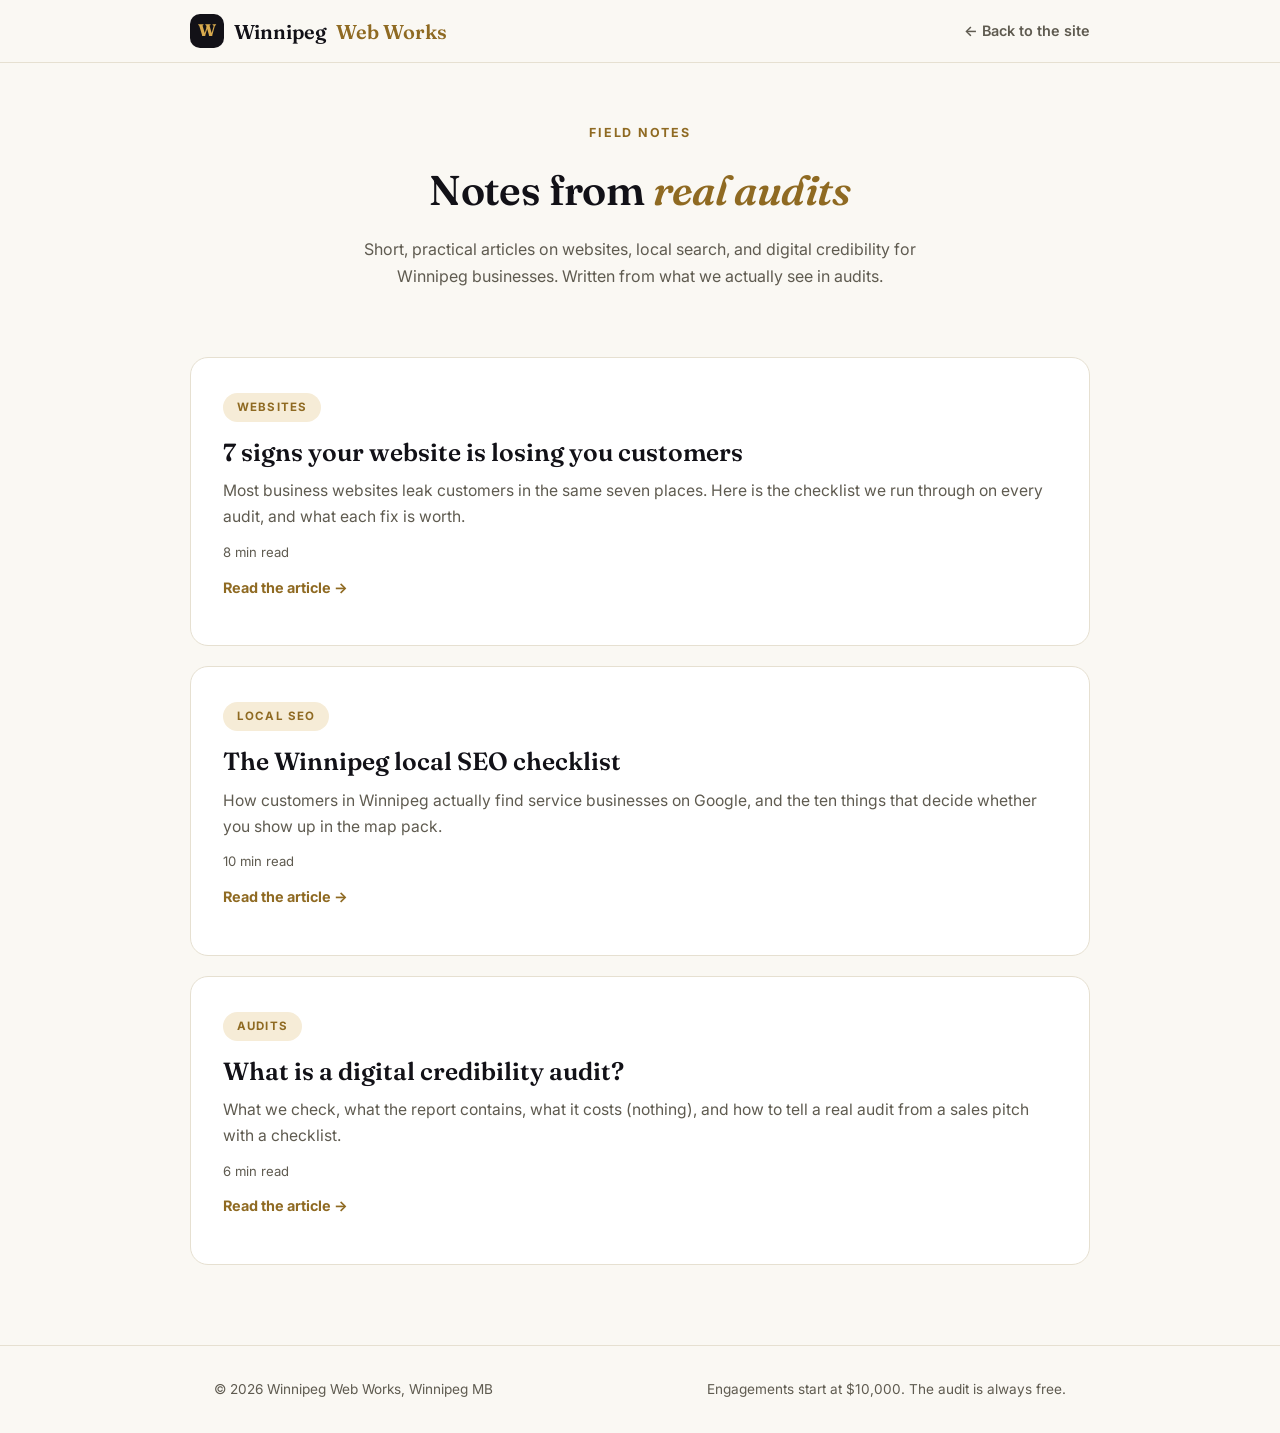
<file: blog/index.html>
<!DOCTYPE html>
<html lang="en-CA">
<head>
<meta charset="UTF-8">
<meta name="viewport" content="width=device-width, initial-scale=1.0">
<title>Field Notes | Winnipeg Web Works Blog</title>
<meta name="description" content="Practical notes on websites, local search, and digital credibility for Winnipeg businesses. No fluff, written from real audits.">
<link rel="canonical" href="https://winnipeg-web-works.onrender.com/blog/">
<meta name="robots" content="index, follow">
<meta name="theme-color" content="#121117">
<meta property="og:type" content="website">
<meta property="og:url" content="https://winnipeg-web-works.onrender.com/blog/">
<meta property="og:title" content="Field Notes | Winnipeg Web Works Blog">
<meta property="og:description" content="Practical notes on websites, local search, and digital credibility for Winnipeg businesses.">
<meta property="og:image" content="https://winnipeg-web-works.onrender.com/og-image.png">
<link rel="icon" type="image/svg+xml" href="/favicon.svg">
<link rel="preconnect" href="https://fonts.googleapis.com">
<link rel="preconnect" href="https://fonts.gstatic.com" crossorigin>
<link href="https://fonts.googleapis.com/css2?family=Fraunces:opsz,wght@9..144,400;9..144,500;9..144,600;9..144,700&family=Inter:wght@400;500;600;700;800&display=swap" rel="stylesheet">
<style>
  :root{
    --ink:#121117; --paper:#faf8f3; --paper-soft:#f2eee4; --card:#ffffff;
    --line:#e6e0d1; --text-dim:#5f5b50;
    --gold:#b8862f; --gold-deep:#8f6a22; --gold-soft:#f6ecd7; --gold-bright:#d9ab4e;
    --radius:18px; --shadow-md:0 18px 38px -16px rgba(18,17,23,.16);
    --font-display:"Fraunces",Georgia,serif;
    --font-body:"Inter",-apple-system,BlinkMacSystemFont,"Segoe UI",Roboto,sans-serif;
  }
  *{margin:0;padding:0;box-sizing:border-box}
  body{font-family:var(--font-body);color:var(--ink);background:var(--paper);line-height:1.65;-webkit-font-smoothing:antialiased}
  .container{max-width:900px;margin:0 auto;padding:0 24px}
  a{color:inherit}
  .skip-link{position:absolute;left:-9999px;top:0;background:var(--ink);color:#fff;padding:12px 20px;z-index:200;border-radius:0 0 10px 0;font-weight:600}
  .skip-link:focus{left:0}
  :focus-visible{outline:3px solid var(--gold);outline-offset:3px;border-radius:4px}
  header.site{position:sticky;top:0;z-index:60;background:rgba(250,248,243,.9);backdrop-filter:blur(14px);border-bottom:1px solid var(--line)}
  .header-inner{display:flex;justify-content:space-between;align-items:center;padding:14px 0}
  .logo{font-family:var(--font-display);font-size:1.25rem;font-weight:600;text-decoration:none;display:flex;align-items:center;gap:10px}
  .logo .mark{width:34px;height:34px;border-radius:10px;background:var(--ink);color:var(--gold-bright);display:flex;align-items:center;justify-content:center;font-weight:700;font-size:1.05rem;font-family:var(--font-display)}
  .logo em{font-style:normal;color:var(--gold-deep)}
  .back-link{font-size:.9rem;font-weight:600;color:var(--text-dim);text-decoration:none}
  .back-link:hover{color:var(--ink)}
  .hero{padding:60px 0 24px;text-align:center}
  .eyebrow{color:var(--gold-deep);font-weight:700;font-size:.78rem;text-transform:uppercase;letter-spacing:.14em;margin-bottom:12px}
  h1{font-family:var(--font-display);font-size:2.6rem;font-weight:600;letter-spacing:-.015em;margin-bottom:12px}
  h1 em{font-style:italic;color:var(--gold-deep)}
  .lede{color:var(--text-dim);max-width:560px;margin:0 auto}
  .posts{display:grid;gap:20px;padding:44px 0 80px}
  .post{background:var(--card);border:1px solid var(--line);border-radius:var(--radius);padding:34px 32px;text-decoration:none;transition:transform .18s ease,box-shadow .18s ease;display:block}
  .post:hover{transform:translateY(-3px);box-shadow:var(--shadow-md)}
  .post .tag{display:inline-block;font-size:.72rem;font-weight:700;text-transform:uppercase;letter-spacing:.1em;color:var(--gold-deep);background:var(--gold-soft);border-radius:999px;padding:5px 14px;margin-bottom:14px}
  .post h2{font-family:var(--font-display);font-size:1.55rem;font-weight:600;margin-bottom:10px;line-height:1.3}
  .post p{color:var(--text-dim);font-size:.98rem;margin-bottom:12px}
  .post .meta{font-size:.82rem;color:var(--text-dim)}
  .post .read{color:var(--gold-deep);font-weight:700;font-size:.9rem}
  footer{border-top:1px solid var(--line);padding:32px 0;color:var(--text-dim);font-size:.85rem}
  footer .container{display:flex;justify-content:space-between;gap:16px;flex-wrap:wrap}
  @media(max-width:600px){h1{font-size:2rem}.post{padding:26px 22px}}
</style>
</head>
<body>
<a class="skip-link" href="#posts">Skip to articles</a>
<header class="site">
  <div class="container header-inner">
    <a class="logo" href="../index.html" aria-label="Winnipeg Web Works home"><span class="mark">W</span>Winnipeg <em>Web Works</em></a>
    <a class="back-link" href="../index.html">&larr; Back to the site</a>
  </div>
</header>
<main>
  <div class="container hero">
    <p class="eyebrow">Field notes</p>
    <h1>Notes from <em>real audits</em></h1>
    <p class="lede">Short, practical articles on websites, local search, and digital credibility for Winnipeg businesses. Written from what we actually see in audits.</p>
  </div>
  <div class="container posts" id="posts">
    <a class="post" href="signs-your-website-is-losing-customers.html">
      <span class="tag">Websites</span>
      <h2>7 signs your website is losing you customers</h2>
      <p>Most business websites leak customers in the same seven places. Here is the checklist we run through on every audit, and what each fix is worth.</p>
      <p class="meta">8 min read</p>
      <p class="read">Read the article &rarr;</p>
    </a>
    <a class="post" href="winnipeg-local-seo-guide.html">
      <span class="tag">Local SEO</span>
      <h2>The Winnipeg local SEO checklist</h2>
      <p>How customers in Winnipeg actually find service businesses on Google, and the ten things that decide whether you show up in the map pack.</p>
      <p class="meta">10 min read</p>
      <p class="read">Read the article &rarr;</p>
    </a>
    <a class="post" href="what-is-a-digital-credibility-audit.html">
      <span class="tag">Audits</span>
      <h2>What is a digital credibility audit?</h2>
      <p>What we check, what the report contains, what it costs (nothing), and how to tell a real audit from a sales pitch with a checklist.</p>
      <p class="meta">6 min read</p>
      <p class="read">Read the article &rarr;</p>
    </a>
  </div>
</main>
<footer>
  <div class="container">
    <span>&copy; 2026 Winnipeg Web Works, Winnipeg MB</span>
    <span>Engagements start at $10,000. The audit is always free.</span>
  </div>
</footer>
</body>
</html>
</file>
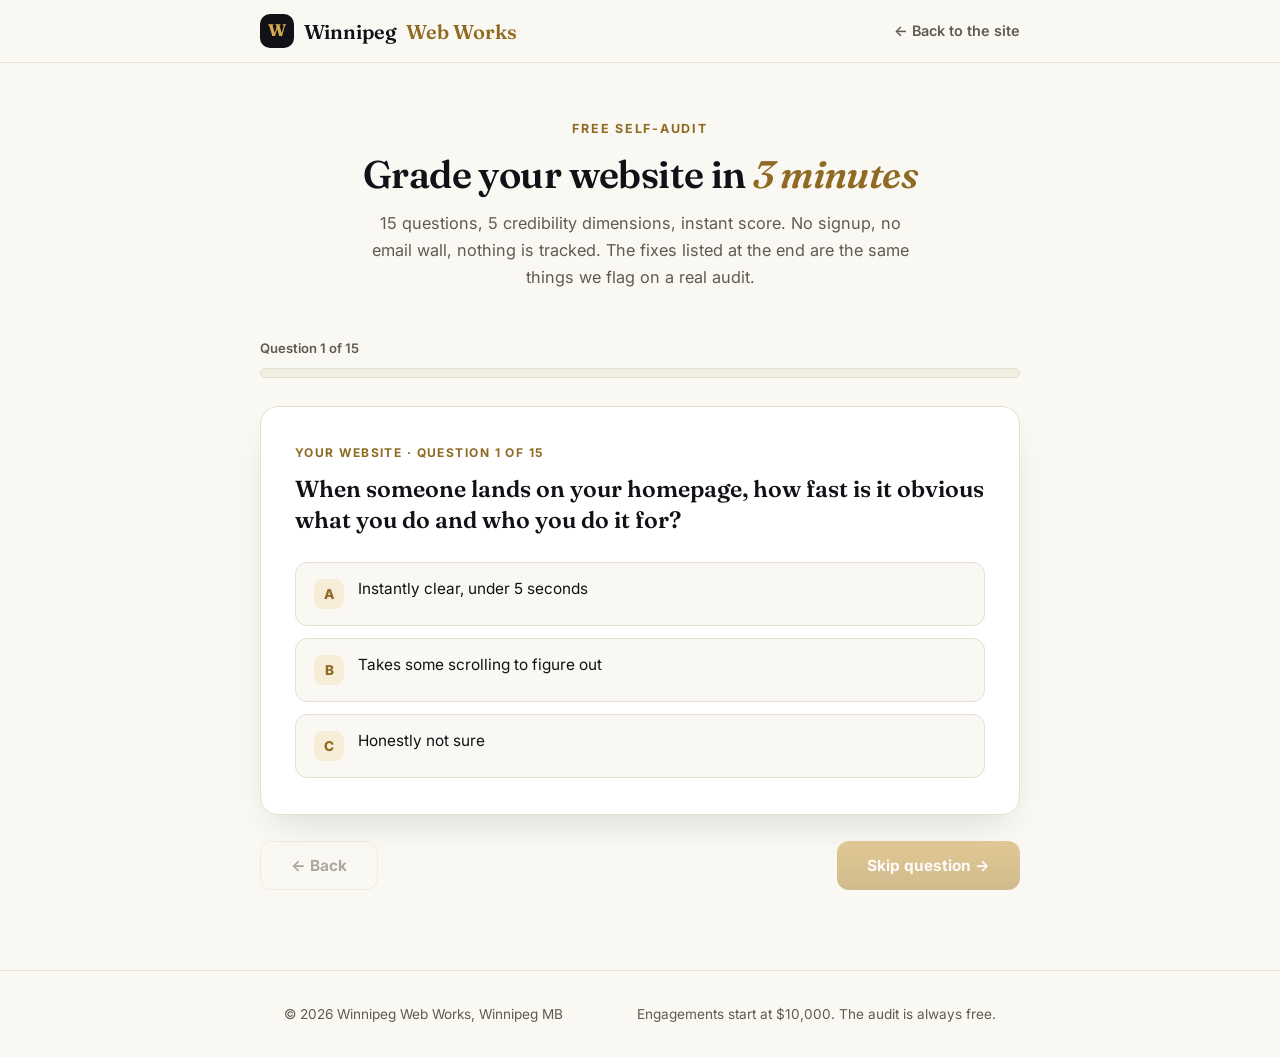
<file: audit-tool.html>
<!DOCTYPE html>
<html lang="en-CA">
<head>
<meta charset="UTF-8">
<meta name="viewport" content="width=device-width, initial-scale=1.0">
<title>Free Website Self-Audit Tool | Winnipeg Web Works</title>
<meta name="description" content="Grade your own website in 3 minutes: 15 questions across 5 credibility dimensions, instant score plus the exact fixes we would flag on a real audit. Free, no signup.">
<link rel="canonical" href="https://winnipeg-web-works.onrender.com/audit-tool.html">
<meta name="robots" content="index, follow">
<meta name="theme-color" content="#121117">
<meta property="og:type" content="website">
<meta property="og:url" content="https://winnipeg-web-works.onrender.com/audit-tool.html">
<meta property="og:title" content="Free Website Self-Audit Tool | Winnipeg Web Works">
<meta property="og:description" content="15 questions, instant credibility score, and the exact fixes we would flag on a real audit. Free, no signup.">
<meta property="og:image" content="https://winnipeg-web-works.onrender.com/og-image.png">
<link rel="icon" type="image/svg+xml" href="/favicon.svg">
<link rel="preconnect" href="https://fonts.googleapis.com">
<link rel="preconnect" href="https://fonts.gstatic.com" crossorigin>
<link href="https://fonts.googleapis.com/css2?family=Fraunces:opsz,wght@9..144,400;9..144,500;9..144,600;9..144,700&family=Inter:wght@400;500;600;700;800&display=swap" rel="stylesheet">
<style>
  :root{
    --ink:#121117; --paper:#faf8f3; --paper-soft:#f2eee4; --card:#ffffff;
    --line:#e6e0d1; --text-dim:#5f5b50;
    --gold:#b8862f; --gold-deep:#8f6a22; --gold-soft:#f6ecd7; --gold-bright:#d9ab4e;
    --green:#2f9e63; --amber:#c77f1a; --red:#c0392b;
    --radius:18px; --shadow-md:0 18px 38px -16px rgba(18,17,23,.16);
    --font-display:"Fraunces",Georgia,serif;
    --font-body:"Inter",-apple-system,BlinkMacSystemFont,"Segoe UI",Roboto,sans-serif;
  }
  *{margin:0;padding:0;box-sizing:border-box}
  html{scroll-behavior:smooth}
  body{font-family:var(--font-body);color:var(--ink);background:var(--paper);line-height:1.65;-webkit-font-smoothing:antialiased}
  .container{max-width:760px;margin:0 auto;padding:0 24px}
  a{color:inherit}
  .skip-link{position:absolute;left:-9999px;top:0;background:var(--ink);color:#fff;padding:12px 20px;z-index:200;border-radius:0 0 10px 0;font-weight:600}
  .skip-link:focus{left:0}
  :focus-visible{outline:3px solid var(--gold);outline-offset:3px;border-radius:4px}

  header.site{position:sticky;top:0;z-index:60;background:rgba(250,248,243,.9);backdrop-filter:blur(14px);border-bottom:1px solid var(--line)}
  .header-inner{display:flex;justify-content:space-between;align-items:center;padding:14px 0}
  .logo{font-family:var(--font-display);font-size:1.25rem;font-weight:600;text-decoration:none;display:flex;align-items:center;gap:10px}
  .logo .mark{width:34px;height:34px;border-radius:10px;background:var(--ink);color:var(--gold-bright);display:flex;align-items:center;justify-content:center;font-weight:700;font-size:1.05rem;font-family:var(--font-display)}
  .logo em{font-style:normal;color:var(--gold-deep)}
  .back-link{font-size:.9rem;font-weight:600;color:var(--text-dim);text-decoration:none}
  .back-link:hover{color:var(--ink)}

  .hero{padding:56px 0 8px;text-align:center}
  .eyebrow{color:var(--gold-deep);font-weight:700;font-size:.78rem;text-transform:uppercase;letter-spacing:.14em;margin-bottom:12px}
  h1{font-family:var(--font-display);font-size:2.4rem;font-weight:600;letter-spacing:-.015em;line-height:1.15;margin-bottom:14px}
  h1 em{font-style:italic;color:var(--gold-deep)}
  .lede{color:var(--text-dim);max-width:560px;margin:0 auto;font-size:1.02rem}

  #quiz{padding:40px 0 80px}
  .progress-wrap{margin-bottom:28px}
  .progress-label{display:flex;justify-content:space-between;font-size:.82rem;font-weight:600;color:var(--text-dim);margin-bottom:8px}
  .progress-track{height:10px;background:var(--paper-soft);border:1px solid var(--line);border-radius:999px;overflow:hidden}
  .progress-fill{height:100%;width:0;background:linear-gradient(90deg,var(--gold),var(--gold-bright));border-radius:999px;transition:width .35s ease}

  .q-card{background:var(--card);border:1px solid var(--line);border-radius:var(--radius);padding:36px 34px;box-shadow:var(--shadow-md);display:none}
  .q-card.active{display:block;animation:slidein .35s ease}
  @keyframes slidein{from{opacity:0;transform:translateY(14px)}to{opacity:1;transform:none}}
  .q-dim{font-size:.75rem;font-weight:700;text-transform:uppercase;letter-spacing:.12em;color:var(--gold-deep);margin-bottom:10px}
  .q-text{font-family:var(--font-display);font-size:1.45rem;font-weight:600;line-height:1.35;margin-bottom:26px}
  .answers{display:grid;gap:12px}
  .answer{display:flex;gap:14px;align-items:flex-start;text-align:left;width:100%;background:var(--paper);border:1.5px solid var(--line);border-radius:12px;padding:16px 18px;cursor:pointer;font-family:var(--font-body);font-size:.96rem;color:var(--ink);transition:border-color .15s ease,background .15s ease,transform .15s ease}
  .answer:hover{border-color:var(--gold);background:#fffdf8;transform:translateY(-1px)}
  .answer .k{flex-shrink:0;width:30px;height:30px;border-radius:9px;background:var(--gold-soft);color:var(--gold-deep);font-weight:800;display:flex;align-items:center;justify-content:center;font-size:.85rem}
  .quiz-nav{display:flex;justify-content:space-between;margin-top:26px}
  .btn{display:inline-flex;align-items:center;justify-content:center;background:linear-gradient(180deg,#c99a3a,#a97e28);color:#fff;padding:14px 30px;border-radius:12px;font-weight:700;text-decoration:none;font-size:.96rem;border:none;cursor:pointer;font-family:var(--font-body)}
  .btn:hover{filter:brightness(1.06)}
  .btn-ghost{background:transparent;color:var(--text-dim);border:1.5px solid var(--line)}
  .btn-ghost:hover{color:var(--ink);border-color:var(--gold)}
  .btn:disabled{opacity:.5;cursor:not-allowed}

  #results{display:none;padding:20px 0 80px}
  .score-hero{background:var(--ink);color:var(--paper);border-radius:var(--radius);padding:48px 40px;text-align:center;margin-bottom:32px}
  .score-ring{--p:0;width:130px;height:130px;border-radius:50%;margin:0 auto 22px;background:conic-gradient(var(--gold-bright) calc(var(--p)*1turn),rgba(255,255,255,.12) 0);display:flex;align-items:center;justify-content:center}
  .score-ring .inner{width:100px;height:100px;border-radius:50%;background:var(--ink);display:flex;align-items:center;justify-content:center;font-weight:800;font-size:1.9rem;font-family:var(--font-display);color:#fff}
  .score-hero h2{font-family:var(--font-display);font-size:1.8rem;margin-bottom:10px}
  .score-hero p{color:#b9b6ab;max-width:520px;margin:0 auto}
  .verdict{font-size:1.05rem;font-weight:700;color:#e8c877;margin-top:14px}

  .dim-grid{display:grid;gap:14px;margin-bottom:32px}
  .dim{background:var(--card);border:1px solid var(--line);border-radius:14px;padding:20px 22px}
  .dim-top{display:flex;justify-content:space-between;align-items:center;margin-bottom:10px;font-weight:700;font-size:.95rem}
  .dim-top .pct{font-family:var(--font-display);font-size:1.15rem;color:var(--gold-deep)}
  .dim-bar{height:9px;background:var(--paper-soft);border-radius:999px;overflow:hidden;margin-bottom:10px}
  .dim-fill{height:100%;border-radius:999px;background:var(--gold);transition:width 1s ease}
  .dim-note{font-size:.88rem;color:var(--text-dim)}

  .fixes h3{font-family:var(--font-display);font-size:1.5rem;margin-bottom:18px}
  .fix{background:var(--card);border:1px solid var(--line);border-radius:14px;padding:20px 22px;margin-bottom:12px;display:flex;gap:14px}
  .fix .n{flex-shrink:0;width:30px;height:30px;border-radius:50%;background:var(--red);color:#fff;font-weight:800;display:flex;align-items:center;justify-content:center;font-size:.85rem}
  .fix p{font-size:.94rem;color:var(--text-dim)}
  .fix p strong{color:var(--ink)}
  .cta-band{background:var(--gold-soft);border:1px solid #e8d9b4;border-radius:var(--radius);padding:36px 32px;text-align:center;margin-top:36px}
  .cta-band h3{font-family:var(--font-display);font-size:1.6rem;margin-bottom:10px}
  .cta-band p{color:var(--text-dim);max-width:520px;margin:0 auto 24px}
  .retake{display:block;text-align:center;margin-top:18px;background:none;border:none;color:var(--text-dim);text-decoration:underline;cursor:pointer;font-size:.9rem;font-family:var(--font-body)}

  footer{border-top:1px solid var(--line);padding:32px 0;color:var(--text-dim);font-size:.85rem}
  footer .container{display:flex;justify-content:space-between;gap:16px;flex-wrap:wrap}

  @media(max-width:600px){
    h1{font-size:1.9rem}
    .q-card{padding:28px 22px}
    .q-text{font-size:1.25rem}
    .score-hero{padding:36px 22px}
  }
  @media(prefers-reduced-motion:reduce){
    .q-card.active{animation:none}
    .progress-fill,.dim-fill{transition:none}
  }
</style>
<script type="application/ld+json">
{
  "@context":"https://schema.org",
  "@type":"WebApplication",
  "name":"Free Website Self-Audit Tool",
  "url":"https://winnipeg-web-works.onrender.com/audit-tool.html",
  "applicationCategory":"BusinessApplication",
  "operatingSystem":"Any",
  "offers":{"@type":"Offer","price":"0","priceCurrency":"CAD"},
  "provider":{"@type":"ProfessionalService","name":"Winnipeg Web Works","areaServed":"Winnipeg"}
}
</script>
</head>
<body>
<a class="skip-link" href="#quiz">Skip to the audit</a>

<header class="site">
  <div class="container header-inner">
    <a class="logo" href="index.html" aria-label="Winnipeg Web Works home"><span class="mark">W</span>Winnipeg <em>Web Works</em></a>
    <a class="back-link" href="index.html">&larr; Back to the site</a>
  </div>
</header>

<main>
  <div class="container hero">
    <p class="eyebrow">Free self-audit</p>
    <h1>Grade your website in <em>3 minutes</em></h1>
    <p class="lede">15 questions, 5 credibility dimensions, instant score. No signup, no email wall, nothing is tracked. The fixes listed at the end are the same things we flag on a real audit.</p>
  </div>

  <div class="container" id="quiz" aria-live="polite">
    <div class="progress-wrap" id="progressWrap">
      <div class="progress-label"><span id="progressText">Question 1 of 15</span><span id="progressDim"></span></div>
      <div class="progress-track" role="progressbar" aria-label="Audit progress" aria-valuemin="0" aria-valuemax="15" aria-valuenow="0" id="progressBar"><div class="progress-fill" id="progressFill"></div></div>
    </div>
    <div id="cards"></div>
    <div class="quiz-nav">
      <button class="btn btn-ghost" id="backBtn" type="button" disabled>&larr; Back</button>
      <button class="btn" id="skipBtn" type="button" disabled>Skip question &rarr;</button>
    </div>
  </div>

  <div class="container" id="results">
    <div class="score-hero">
      <div class="score-ring" id="scoreRing"><div class="inner" id="scoreNum">0</div></div>
      <h2 id="verdictTitle">Your credibility score</h2>
      <p id="verdictCopy"></p>
      <p class="verdict" id="verdictLine"></p>
    </div>

    <div class="dim-grid" id="dimGrid"></div>

    <div class="fixes">
      <h3>Fix these first</h3>
      <div id="fixList"></div>
    </div>

    <div class="cta-band">
      <h3>Want the real audit?</h3>
      <p>This tool covers what you can see yourself. Our free 15-minute audit goes deeper: live speed tests, real search-ranking checks, ad-spend waste analysis, and a written report with everything ranked by impact. Still free, still no obligation.</p>
      <a class="btn" href="index.html#book">Request your free audit</a>
      <button class="btn btn-ghost" id="downloadReport" type="button">Download your results (.txt)</button>
      <p id="reportStatus" role="status" aria-live="polite"></p>
      <button class="retake" id="retakeBtn" type="button">Retake the audit</button>
    </div>
  </div>
</main>

<footer>
  <div class="container">
    <span>&copy; 2026 Winnipeg Web Works, Winnipeg MB</span>
    <span>Engagements start at $10,000. The audit is always free.</span>
  </div>
</footer>

<script>
(function(){
  "use strict";
  var DIMS = {
    site:    { name:"Your website",       note:"" },
    mobile:  { name:"Mobile experience",  note:"" },
    google:  { name:"Google visibility",  note:"" },
    reviews: { name:"Reviews and trust",  note:"" },
    market:  { name:"Ongoing marketing",  note:"" }
  };

  // score: 2 = healthy, 1 = needs work, 0 = leaking customers
  var QUESTIONS = [
    { dim:"site", q:"When someone lands on your homepage, how fast is it obvious what you do and who you do it for?",
      a:[["Instantly clear, under 5 seconds",2],["Takes some scrolling to figure out",1],["Honestly not sure",0]] },
    { dim:"site", q:"Does every page have one clear next step (call, book, buy) that is easy to find?",
      a:[["Yes, one obvious action per page",2],["There are buttons, but they are easy to miss",1],["No clear next step",0]] },
    { dim:"site", q:"When did you last update the content or photos on your site?",
      a:[["This year",2],["One to three years ago",1],["Longer, or I do not remember",0]] },
    { dim:"mobile", q:"Open your site on your phone right now. How does it look?",
      a:[["Clean and easy to use",2],["Usable but clunky in spots",1],["Broken or painful",0]] },
    { dim:"mobile", q:"Can a visitor tap-to-call or tap for directions straight from your site on a phone?",
      a:[["Yes, in one tap",2],["The number is there but not tap-to-call",1],["No",0]] },
    { dim:"mobile", q:"Does your site load quickly on mobile data (not Wi-Fi)?",
      a:[["Yes, feels instant",2],["A bit slow",1],["Slow or never tested",0]] },
    { dim:"google", q:"Google your business name plus your service (e.g. \"plumber Winnipeg\"). Where do you show up?",
      a:[["Top of the first page",2],["First page but not near the top",1],["Page two or nowhere",0]] },
    { dim:"google", q:"Is your Google Business Profile claimed, with current hours, photos, and services?",
      a:[["Yes, kept current",2],["Claimed but outdated",1],["Not claimed or unsure",0]] },
    { dim:"google", q:"Do you show up on Google Maps for searches in the neighborhoods you serve?",
      a:[["Yes, consistently",2],["Sometimes",1],["No or never checked",0]] },
    { dim:"reviews", q:"How many Google reviews do you have, and how recent is the newest one?",
      a:[["20+ and recent",2],["Some, but old or few",1],["Almost none",0]] },
    { dim:"reviews", q:"Do you respond to your reviews, good and bad?",
      a:[["Yes, all of them",2],["Sometimes",1],["Rarely or never",0]] },
    { dim:"reviews", q:"Does your website show reviews, testimonials, or proof of past work?",
      a:[["Yes, prominently",2],["Buried somewhere",1],["No",0]] },
    { dim:"market", q:"Do you post anything about your business online at least weekly (social, blog, updates)?",
      a:[["Yes, consistently",2],["Sporadically",1],["No",0]] },
    { dim:"market", q:"Do you have an email list or any way to reach past customers?",
      a:[["Yes, and I use it",2],["A list exists but sits unused",1],["No",0]] },
    { dim:"market", q:"Can you say, in dollars, what your website earned you last quarter?",
      a:[["Yes",2],["Rough guess",1],["No idea",0]] }
  ];

  var FIX_ADVICE = {
    site:"Your homepage must answer three questions in under 5 seconds: what you do, who it is for, and what to do next. Put one clear call to action on every page.",
    mobile:"More than half of local searches happen on a phone. Test your site on mobile data, make the phone number tap-to-call, and kill anything that loads slowly.",
    google:"Claim and complete your Google Business Profile, then check your Maps ranking for the exact searches your customers type. Most Winnipeg businesses leak here.",
    reviews:"Ask every happy customer for a Google review this week. Respond to all of them. Put your best reviews on your homepage where visitors see them first.",
    market:"Pick one channel you can sustain weekly and stick to it for 90 days. Build an email list from every job, because past customers are the cheapest leads you will ever get."
  };

  var DIM_ORDER = ["site","mobile","google","reviews","market"];
  var cardsEl = document.getElementById("cards");
  var resultsEl = document.getElementById("results");
  var quizEl = document.getElementById("quiz");
  var progressFill = document.getElementById("progressFill");
  var progressText = document.getElementById("progressText");
  var progressDim = document.getElementById("progressDim");
  var progressBar = document.getElementById("progressBar");
  var backBtn = document.getElementById("backBtn");
  var skipBtn = document.getElementById("skipBtn");
  var current = 0;
  var reportText = "";
  var answers = new Array(QUESTIONS.length).fill(null);
  var reduceMotion = window.matchMedia("(prefers-reduced-motion: reduce)").matches;

  // Build question cards
  QUESTIONS.forEach(function(item, i){
    var card = document.createElement("div");
    card.className = "q-card" + (i === 0 ? " active" : "");
    card.id = "q" + i;
    var letters = ["A","B","C"];
    var html = '<p class="q-dim">' + DIMS[item.dim].name + " &middot; Question " + (i+1) + " of " + QUESTIONS.length + "</p>";
    html += '<p class="q-text">' + item.q + "</p>";
    html += '<div class="answers">';
    item.a.forEach(function(opt, j){
      html += '<button type="button" class="answer" data-q="' + i + '" data-v="' + opt[1] + '"><span class="k">' + letters[j] + '</span><span>' + opt[0] + "</span></button>";
    });
    html += "</div>";
    card.innerHTML = html;
    cardsEl.appendChild(card);
  });

  cardsEl.addEventListener("click", function(e){
    var btn = e.target.closest(".answer");
    if (!btn) return;
    var qi = parseInt(btn.getAttribute("data-q"), 10);
    answers[qi] = parseInt(btn.getAttribute("data-v"), 10);
    if (qi < QUESTIONS.length - 1) { show(qi + 1); }
    else { finish(); }
  });

  function show(i){
    current = i;
    document.querySelectorAll(".q-card").forEach(function(c){ c.classList.remove("active"); });
    var card = document.getElementById("q" + i);
    if (card) card.classList.add("active");
    progressText.textContent = "Question " + (i + 1) + " of " + QUESTIONS.length;
    progressDim.textContent = DIMS[QUESTIONS[i].dim].name;
    var pct = Math.round((i / QUESTIONS.length) * 100);
    progressFill.style.width = pct + "%";
    progressBar.setAttribute("aria-valuenow", i);
    backBtn.disabled = (i === 0);
    skipBtn.disabled = false;
    if (!reduceMotion) card.scrollIntoView({ behavior:"smooth", block:"start" });
    else card.scrollIntoView({ block:"start" });
  }

  backBtn.addEventListener("click", function(){ if (current > 0) show(current - 1); });
  skipBtn.addEventListener("click", function(){
    if (current < QUESTIONS.length - 1) show(current + 1);
    else finish();
  });

  function finish(){
    var dimScores = {}, dimCounts = {};
    DIM_ORDER.forEach(function(d){ dimScores[d] = 0; dimCounts[d] = 0; });
    var total = 0, answered = 0, max = 0;
    QUESTIONS.forEach(function(item, i){
      dimCounts[item.dim]++;
      max += 2;
      if (answers[i] !== null) { dimScores[item.dim] += answers[i]; total += answers[i]; answered++; }
    });
    // A skipped answer contributes no confirmed points; the score is a lower bound, not evidence of a defect.
    var pct = Math.round((total / max) * 100);

    quizEl.style.display = "none";
    resultsEl.style.display = "block";
    window.scrollTo({ top:0, behavior: reduceMotion ? "auto" : "smooth" });

    var ring = document.getElementById("scoreRing");
    var num = document.getElementById("scoreNum");
    ring.style.setProperty("--p", (pct / 100).toFixed(3));
    num.textContent = pct;

    var verdictCopy = document.getElementById("verdictCopy");
    var verdictLine = document.getElementById("verdictLine");
    var verdictTitle = document.getElementById("verdictTitle");
    if (pct >= 80) {
      verdictTitle.textContent = "Strong foundation";
      verdictCopy.textContent = "Your digital presence is in good shape. A real audit would look for the smaller leaks: speed, ad waste, and the rankings you are not tracking.";
      verdictLine.textContent = "Estimated leak: minor.";
    } else if (pct >= 55) {
      verdictTitle.textContent = "Leaking in places";
      verdictCopy.textContent = "Some parts of your presence are working, but there are clear gaps costing you customers every week. The fixes below are ordered by impact.";
      verdictLine.textContent = "Estimated leak: moderate.";
    } else {
      verdictTitle.textContent = "Leaking customers daily";
      verdictCopy.textContent = "Your online presence has major gaps. The good news: these are the exact problems we fix, and most are fixable in weeks, not months.";
      verdictLine.textContent = "Estimated leak: significant.";
    }

    if (answered < QUESTIONS.length) {
      verdictTitle.textContent = "Partial self-assessment";
      verdictCopy.textContent = answered + " of " + QUESTIONS.length + " questions answered. Unanswered items are unknown, not confirmed problems.";
      verdictLine.textContent = "Score is a lower bound, not a measured revenue loss.";
    }
    var dimGrid = document.getElementById("dimGrid");
    dimGrid.innerHTML = "";
    var worst = [];
    DIM_ORDER.forEach(function(d){
      var dpct = Math.round((dimScores[d] / (dimCounts[d] * 2)) * 100);
      worst.push({ d:d, pct:dpct });
      var div = document.createElement("div");
      div.className = "dim";
      var color = dpct >= 70 ? "var(--green)" : (dpct >= 40 ? "var(--amber)" : "var(--red)");
      div.innerHTML = '<div class="dim-top"><span>' + DIMS[d].name + '</span><span class="pct">' + dpct + '%</span></div>' +
        '<div class="dim-bar"><div class="dim-fill" style="width:' + dpct + '%;background:' + color + '"></div></div>' +
        '<p class="dim-note">' + DIM_NOTE[d] + "</p>";
      dimGrid.appendChild(div);
    });

    worst.sort(function(a, b){ return a.pct - b.pct; });
    var fixList = document.getElementById("fixList");
    fixList.innerHTML = "";
    worst.slice(0, 3).forEach(function(w, i){
      if (w.pct >= 70) return;
      var div = document.createElement("div");
      div.className = "fix";
      div.innerHTML = '<span class="n">' + (i + 1) + '</span><p><strong>' + DIMS[w.d].name + ' (' + w.pct + '%).</strong> ' + FIX_ADVICE[w.d] + "</p>";
      fixList.appendChild(div);
    });
    if (!fixList.children.length) {
      var div = document.createElement("div");
      div.className = "fix";
      div.innerHTML = '<span class="n" style="background:var(--green)">&#10003;</span><p><strong>Nothing urgent.</strong> Your fundamentals are solid. A real audit would hunt the smaller leaks: page speed, search rankings you are not tracking, and any ad waste.</p>';
      fixList.appendChild(div);
    }
    var lines = ["WINNIPEG WEB WORKS — WEBSITE SELF-ASSESSMENT",
      "Date: " + new Date().toISOString().slice(0, 10),
      "Confirmed score: " + pct + "/100; answered " + answered + "/" + QUESTIONS.length,
      "Based on your answers, not a live technical audit. No revenue loss or search ranking has been measured.",
      "Unanswered items contribute no points; partial scores are lower bounds.", "", "DIMENSIONS"];
    worst.forEach(function(w){
      var count = QUESTIONS.filter(function(q,i){return q.dim === w.d && answers[i] !== null;}).length;
      lines.push(DIMS[w.d].name + ": " + w.pct + "% confirmed (" + count + "/" + dimCounts[w.d] + " answered)");
      if (w.pct < 70) lines.push("Suggested next step: " + FIX_ADVICE[w.d]);
    });
    lines.push("", "YOUR ANSWERS");
    QUESTIONS.forEach(function(q,i){
      var choice = q.a.find(function(a){return a[1] === answers[i];});
      lines.push((i+1) + ". " + q.q, "   " + (choice ? choice[0] : "Not answered / unknown"));
    });
    lines.push("", "Request a free follow-up audit: https://winnipeg-web-works.onrender.com/#book", "No data has been submitted by downloading this report.");
    reportText = lines.join("\n");
    document.getElementById("reportStatus").textContent = "";
  }

  var DIM_NOTE = {
    site:"First impressions, clear next steps, fresh content.",
    mobile:"How the site behaves on the device most customers use.",
    google:"Search and Maps ranking for the terms that bring jobs.",
    reviews:"Social proof where customers look before they call.",
    market:"Ongoing visibility beyond word of mouth."
  };

  document.getElementById("downloadReport").addEventListener("click", function(){
    if (!reportText) return;
    var url = URL.createObjectURL(new Blob([reportText], {type:"text/plain;charset=utf-8"}));
    var a = document.createElement("a");
    a.href = url;
    a.download = "website-self-assessment.txt";
    document.body.appendChild(a);
    a.click();
    a.remove();
    setTimeout(function(){URL.revokeObjectURL(url);}, 1000);
    document.getElementById("reportStatus").textContent = "Report prepared for download. Nothing was submitted.";
  });
  document.getElementById("retakeBtn").addEventListener("click", function(){
    answers = new Array(QUESTIONS.length).fill(null);
    reportText = "";
    document.getElementById("reportStatus").textContent = "";
    resultsEl.style.display = "none";
    quizEl.style.display = "block";
    show(0);
  });
})();
</script>
</body>
</html>
</file>
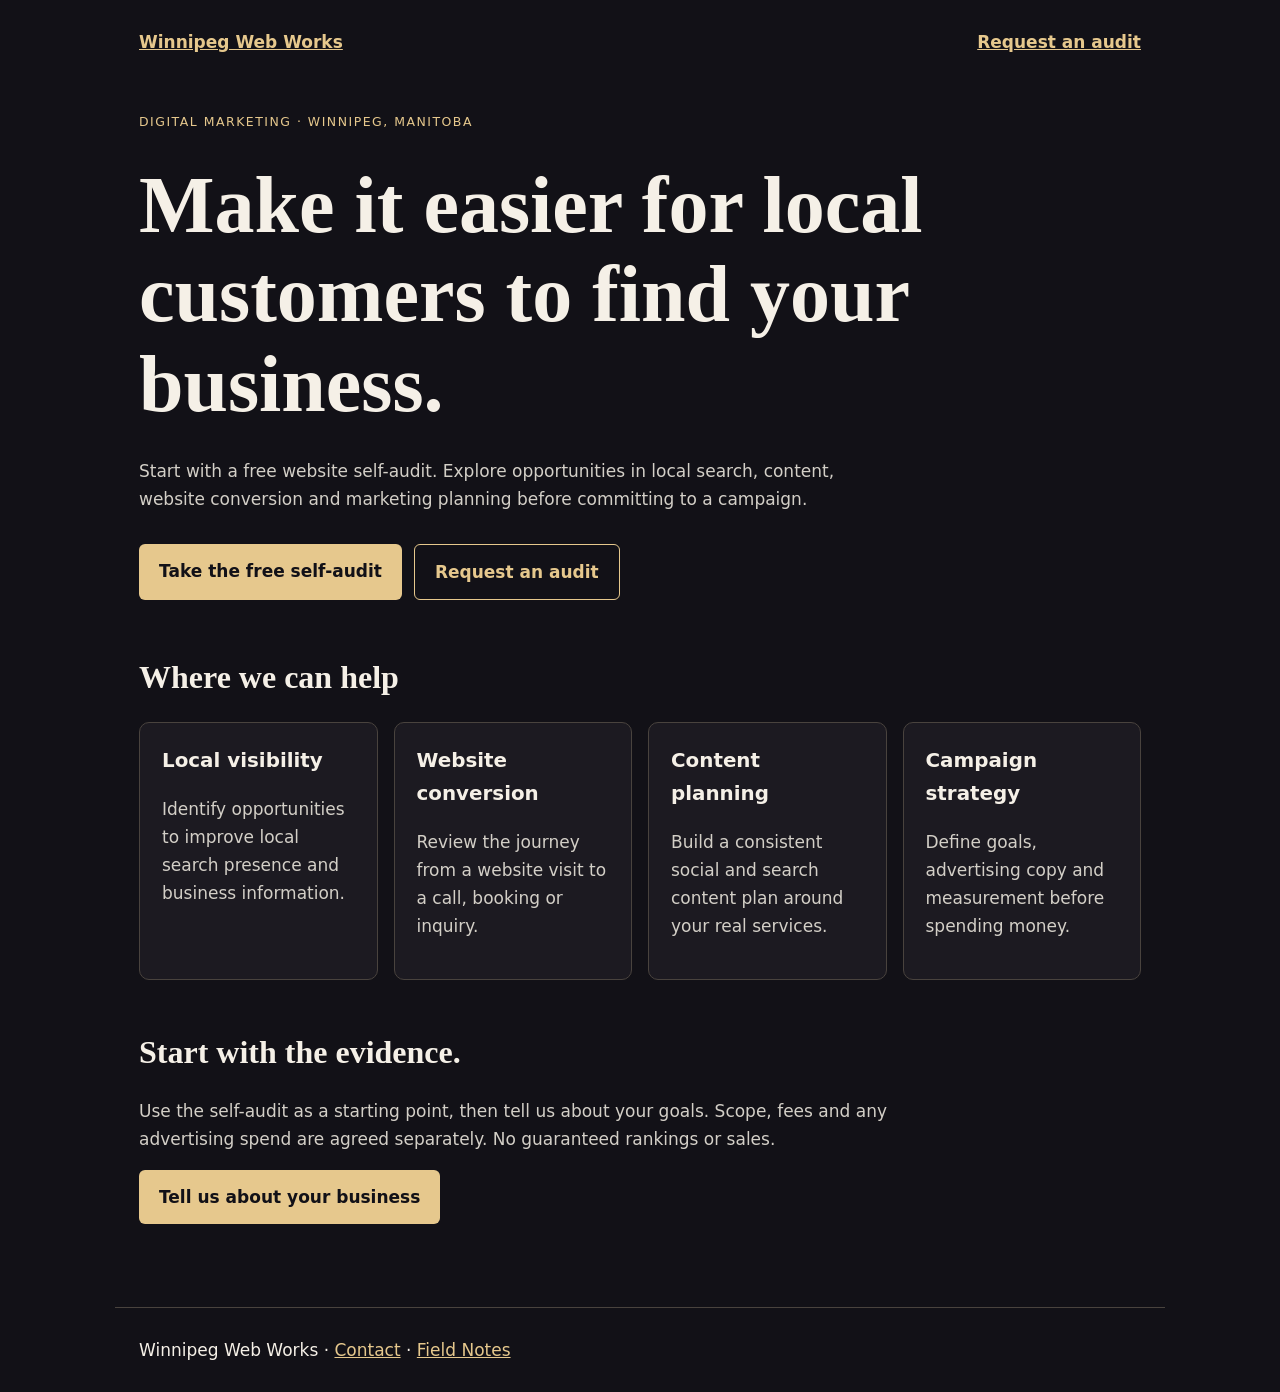
<file: marketing.html>
<!doctype html><html lang="en-CA"><head><meta charset="utf-8"><meta name="viewport" content="width=device-width, initial-scale=1"><title>Digital Marketing for Winnipeg Businesses | Winnipeg Web Works</title><meta name="description" content="Explore website audits, local SEO, social content and marketing planning for Winnipeg small businesses."><link rel="canonical" href="https://winnipeg-web-works.onrender.com/marketing.html"><link rel="icon" href="favicon.svg"><style>*{box-sizing:border-box}body{margin:0;background:#121117;color:#f5f0e7;font:17px/1.65 system-ui,sans-serif}a{color:#e6c88d}main,nav,footer{max-width:1050px;margin:auto;padding:28px 24px}nav{display:flex;justify-content:space-between;gap:14px;flex-wrap:wrap}nav a{font-weight:700}h1,h2{font-family:Georgia,serif;line-height:1.12}h1{font-size:clamp(2.6rem,7vw,5rem);max-width:850px;margin:28px 0}h2{font-size:2rem}p{color:#d3cfc7;max-width:70ch}.eyebrow{letter-spacing:.12em;color:#e6c88d;font-size:.78rem;text-transform:uppercase}.actions{display:flex;gap:12px;flex-wrap:wrap;margin:30px 0 60px}.btn{display:inline-block;padding:13px 20px;background:#e6c88d;color:#121117;text-decoration:none;font-weight:800;border-radius:6px}.secondary{background:transparent;color:#e6c88d;border:1px solid #e6c88d}.grid{display:grid;grid-template-columns:repeat(auto-fit,minmax(220px,1fr));gap:16px}.grid article{border:1px solid #49433e;padding:22px;border-radius:10px;background:#1c1a21}.grid h3{margin:0;color:#f5f0e7}section{margin-bottom:55px}a:focus-visible{outline:3px solid white;outline-offset:4px}footer{border-top:1px solid #49433e}</style></head><body><nav><a href="index.html">Winnipeg Web Works</a><a href="index.html#book">Request an audit</a></nav><main><section><div class="eyebrow">Digital marketing · Winnipeg, Manitoba</div><h1>Make it easier for local customers to find your business.</h1><p>Start with a free website self-audit. Explore opportunities in local search, content, website conversion and marketing planning before committing to a campaign.</p><div class="actions"><a class="btn" href="audit-tool.html">Take the free self-audit</a><a class="btn secondary" href="index.html#book">Request an audit</a></div></section><section><h2>Where we can help</h2><div class="grid"><article><h3>Local visibility</h3><p>Identify opportunities to improve local search presence and business information.</p></article><article><h3>Website conversion</h3><p>Review the journey from a website visit to a call, booking or inquiry.</p></article><article><h3>Content planning</h3><p>Build a consistent social and search content plan around your real services.</p></article><article><h3>Campaign strategy</h3><p>Define goals, advertising copy and measurement before spending money.</p></article></div></section><section><h2>Start with the evidence.</h2><p>Use the self-audit as a starting point, then tell us about your goals. Scope, fees and any advertising spend are agreed separately. No guaranteed rankings or sales.</p><a class="btn" href="index.html#book">Tell us about your business</a></section></main><footer>Winnipeg Web Works · <a href="mailto:winnipegwebworks@gmail.com">Contact</a> · <a href="blog/index.html">Field Notes</a></footer></body></html>
</file>
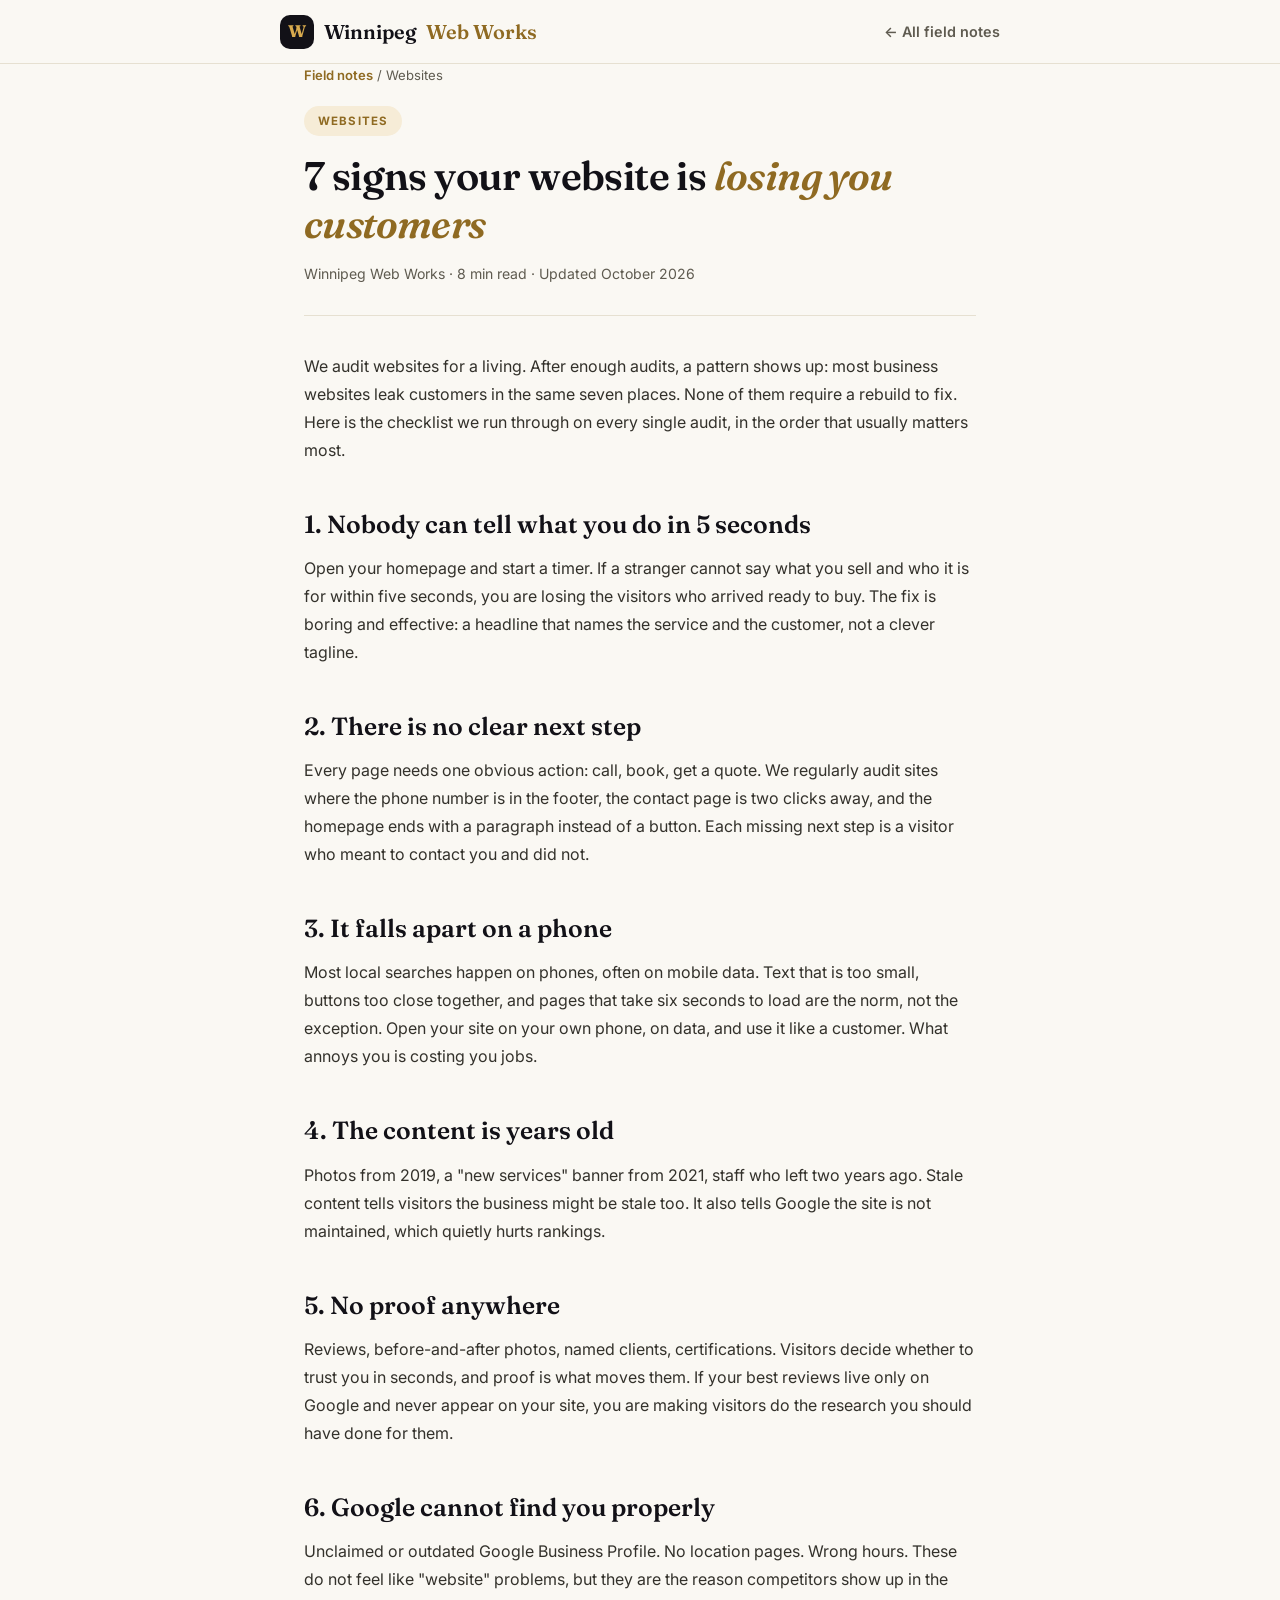
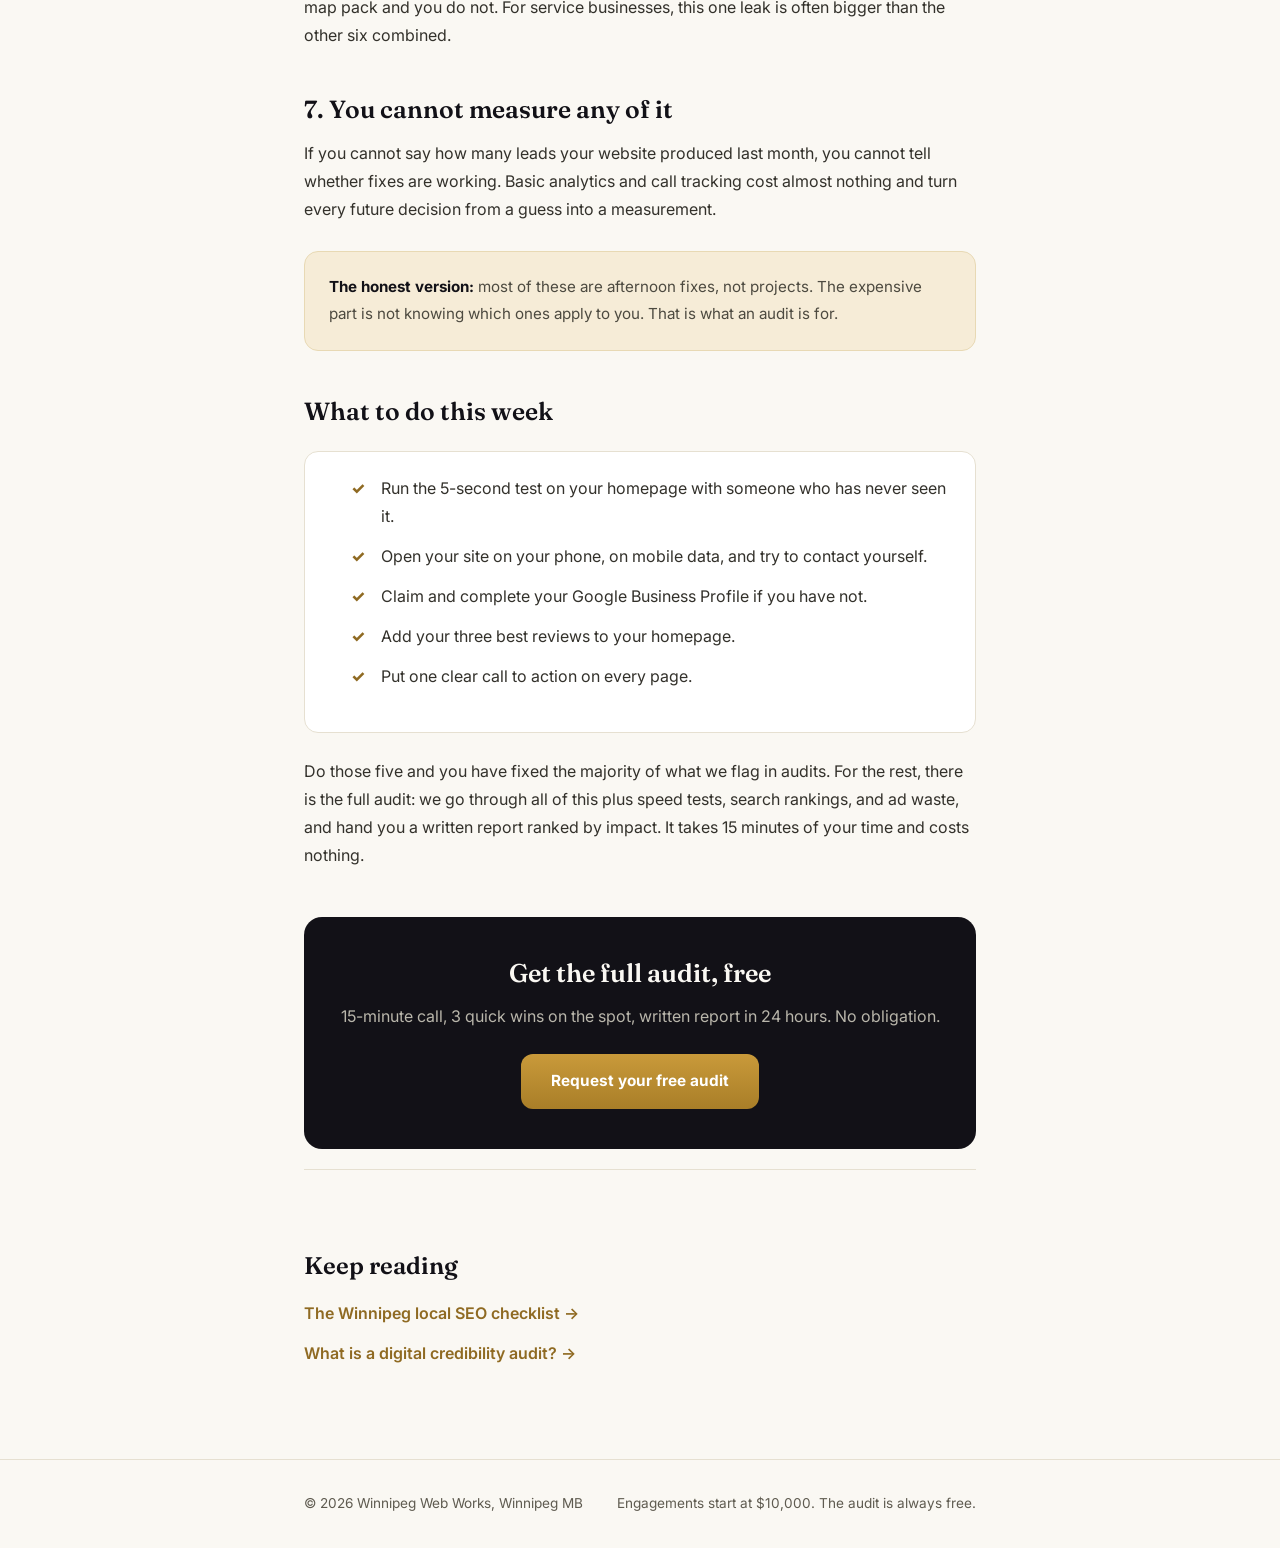
<file: blog/signs-your-website-is-losing-customers.html>
<!DOCTYPE html>
<html lang="en-CA">
<head>
<meta charset="UTF-8">
<meta name="viewport" content="width=device-width, initial-scale=1.0">
<title>7 Signs Your Website Is Losing You Customers | Winnipeg Web Works</title>
<meta name="description" content="Most business websites leak customers in the same seven places. The checklist we run on every audit, and what each fix is worth.">
<link rel="canonical" href="https://winnipeg-web-works.onrender.com/blog/signs-your-website-is-losing-customers.html">
<meta name="robots" content="index, follow">
<meta property="og:type" content="article">
<meta property="og:url" content="https://winnipeg-web-works.onrender.com/blog/signs-your-website-is-losing-customers.html">
<meta property="og:title" content="7 Signs Your Website Is Losing You Customers">
<meta property="og:description" content="The checklist we run on every audit, and what each fix is worth.">
<meta property="og:image" content="https://winnipeg-web-works.onrender.com/og-image.png">
<link rel="icon" type="image/svg+xml" href="/favicon.svg">
<link rel="preconnect" href="https://fonts.googleapis.com">
<link rel="preconnect" href="https://fonts.gstatic.com" crossorigin>
<link href="https://fonts.googleapis.com/css2?family=Fraunces:opsz,wght@9..144,400;9..144,500;9..144,600;9..144,700&family=Inter:wght@400;500;600;700;800&display=swap" rel="stylesheet">
<link rel="stylesheet" href="style.css">
<script type="application/ld+json">
{"@context":"https://schema.org","@type":"Article","headline":"7 Signs Your Website Is Losing You Customers","author":{"@type":"Organization","name":"Winnipeg Web Works"},"datePublished":"2026-10-20","mainEntityOfPage":"https://winnipeg-web-works.onrender.com/blog/signs-your-website-is-losing-customers.html"}
</script>
</head>
<body>
<a class="skip-link" href="#article">Skip to article</a>
<header class="site">
  <div class="container header-inner">
    <a class="logo" href="../index.html" aria-label="Winnipeg Web Works home"><span class="mark">W</span>Winnipeg <em>Web Works</em></a>
    <a class="back-link" href="index.html">&larr; All field notes</a>
  </div>
</header>
<main>
<article id="article" class="container">
  <p class="crumb"><a href="index.html">Field notes</a> / Websites</p>
  <span class="tag">Websites</span>
  <h1>7 signs your website is <em>losing you customers</em></h1>
  <p class="byline">Winnipeg Web Works &middot; 8 min read &middot; Updated October 2026</p>

  <p>We audit websites for a living. After enough audits, a pattern shows up: most business websites leak customers in the same seven places. None of them require a rebuild to fix. Here is the checklist we run through on every single audit, in the order that usually matters most.</p>

  <h2>1. Nobody can tell what you do in 5 seconds</h2>
  <p>Open your homepage and start a timer. If a stranger cannot say what you sell and who it is for within five seconds, you are losing the visitors who arrived ready to buy. The fix is boring and effective: a headline that names the service and the customer, not a clever tagline.</p>

  <h2>2. There is no clear next step</h2>
  <p>Every page needs one obvious action: call, book, get a quote. We regularly audit sites where the phone number is in the footer, the contact page is two clicks away, and the homepage ends with a paragraph instead of a button. Each missing next step is a visitor who meant to contact you and did not.</p>

  <h2>3. It falls apart on a phone</h2>
  <p>Most local searches happen on phones, often on mobile data. Text that is too small, buttons too close together, and pages that take six seconds to load are the norm, not the exception. Open your site on your own phone, on data, and use it like a customer. What annoys you is costing you jobs.</p>

  <h2>4. The content is years old</h2>
  <p>Photos from 2019, a "new services" banner from 2021, staff who left two years ago. Stale content tells visitors the business might be stale too. It also tells Google the site is not maintained, which quietly hurts rankings.</p>

  <h2>5. No proof anywhere</h2>
  <p>Reviews, before-and-after photos, named clients, certifications. Visitors decide whether to trust you in seconds, and proof is what moves them. If your best reviews live only on Google and never appear on your site, you are making visitors do the research you should have done for them.</p>

  <h2>6. Google cannot find you properly</h2>
  <p>Unclaimed or outdated Google Business Profile. No location pages. Wrong hours. These do not feel like "website" problems, but they are the reason competitors show up in the map pack and you do not. For service businesses, this one leak is often bigger than the other six combined.</p>

  <h2>7. You cannot measure any of it</h2>
  <p>If you cannot say how many leads your website produced last month, you cannot tell whether fixes are working. Basic analytics and call tracking cost almost nothing and turn every future decision from a guess into a measurement.</p>

  <div class="callout">
    <p><strong>The honest version:</strong> most of these are afternoon fixes, not projects. The expensive part is not knowing which ones apply to you. That is what an audit is for.</p>
  </div>

  <h2>What to do this week</h2>
  <div class="check">
    <ul>
      <li>Run the 5-second test on your homepage with someone who has never seen it.</li>
      <li>Open your site on your phone, on mobile data, and try to contact yourself.</li>
      <li>Claim and complete your Google Business Profile if you have not.</li>
      <li>Add your three best reviews to your homepage.</li>
      <li>Put one clear call to action on every page.</li>
    </ul>
  </div>

  <p>Do those five and you have fixed the majority of what we flag in audits. For the rest, there is the full audit: we go through all of this plus speed tests, search rankings, and ad waste, and hand you a written report ranked by impact. It takes 15 minutes of your time and costs nothing.</p>

  <div class="cta-band">
    <h2>Get the full audit, free</h2>
    <p>15-minute call, 3 quick wins on the spot, written report in 24 hours. No obligation.</p>
    <a class="btn" href="../index.html#book">Request your free audit</a>
  </div>

  <div class="more">
    <h2>Keep reading</h2>
    <ul>
      <li><a href="winnipeg-local-seo-guide.html">The Winnipeg local SEO checklist &rarr;</a></li>
      <li><a href="what-is-a-digital-credibility-audit.html">What is a digital credibility audit? &rarr;</a></li>
    </ul>
  </div>
</article>
</main>
<footer>
  <div class="container">
    <span>&copy; 2026 Winnipeg Web Works, Winnipeg MB</span>
    <span>Engagements start at $10,000. The audit is always free.</span>
  </div>
</footer>
</body>
</html>
</file>
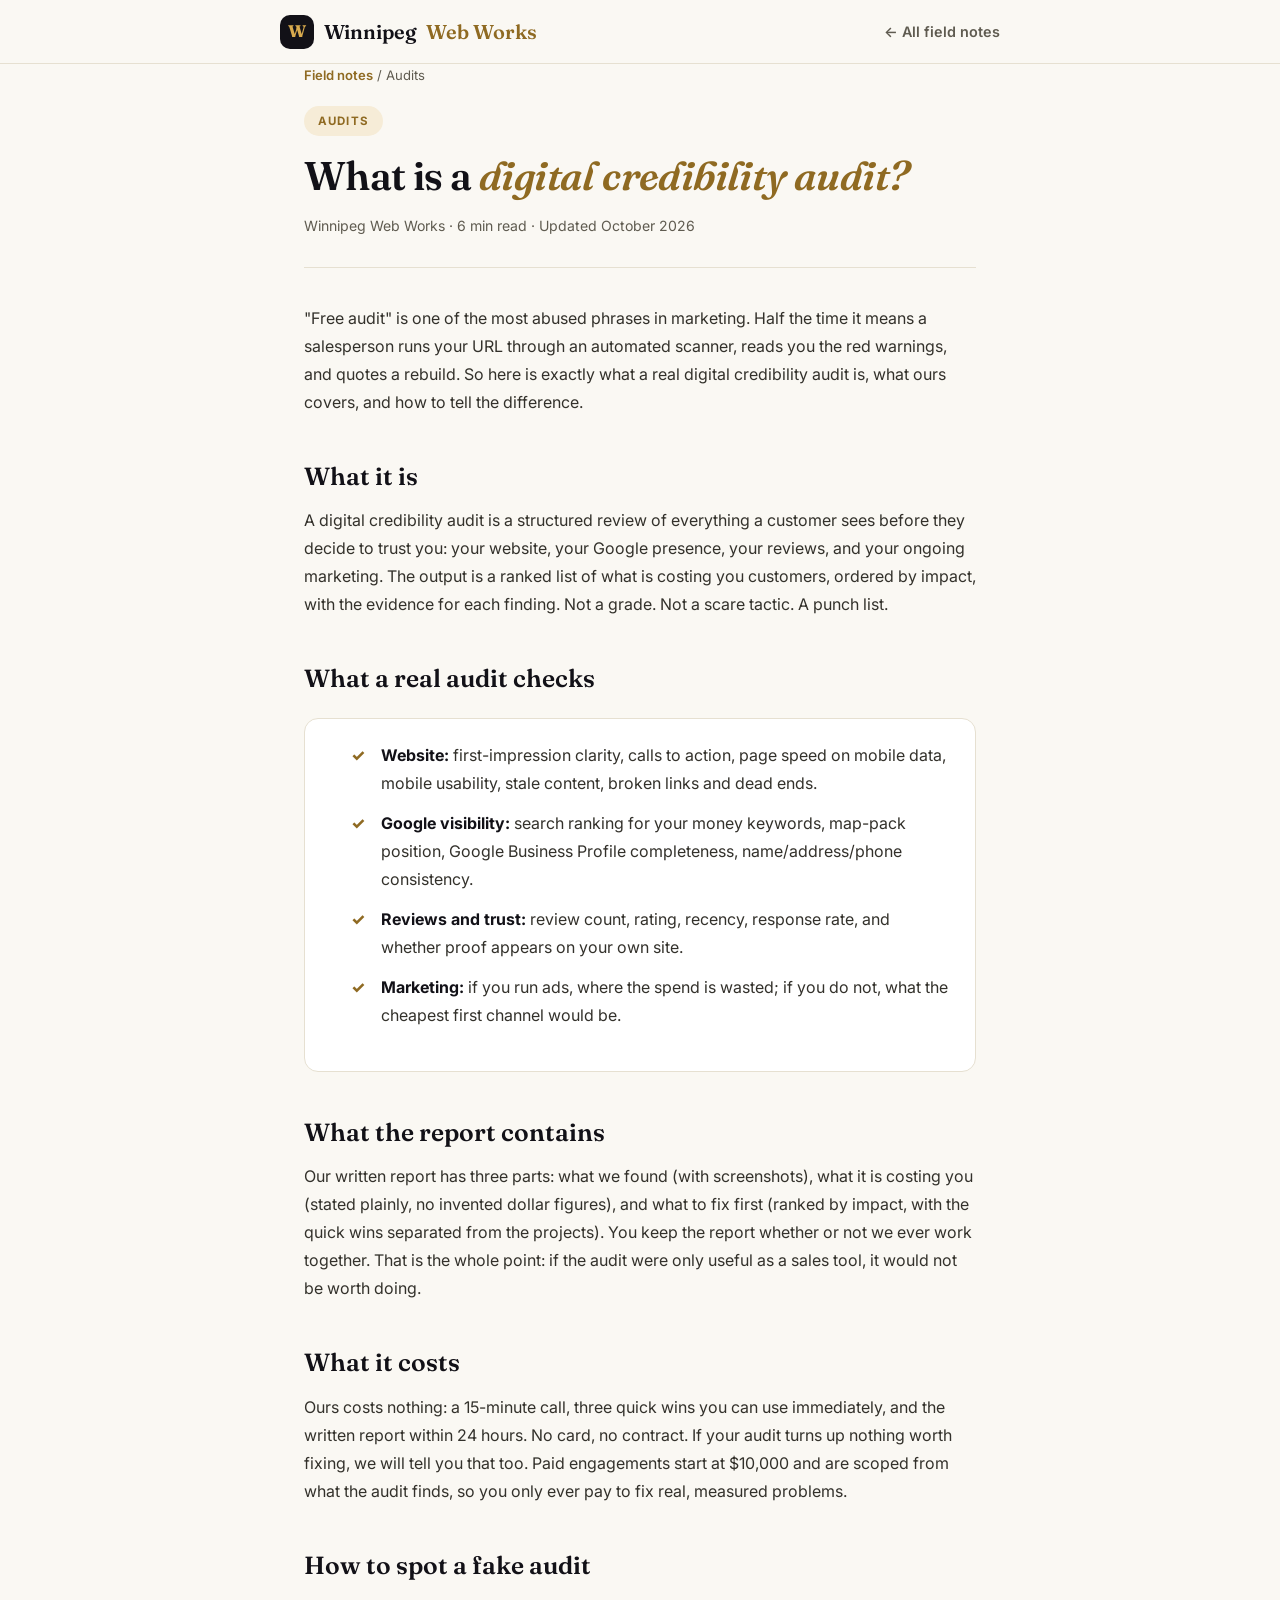
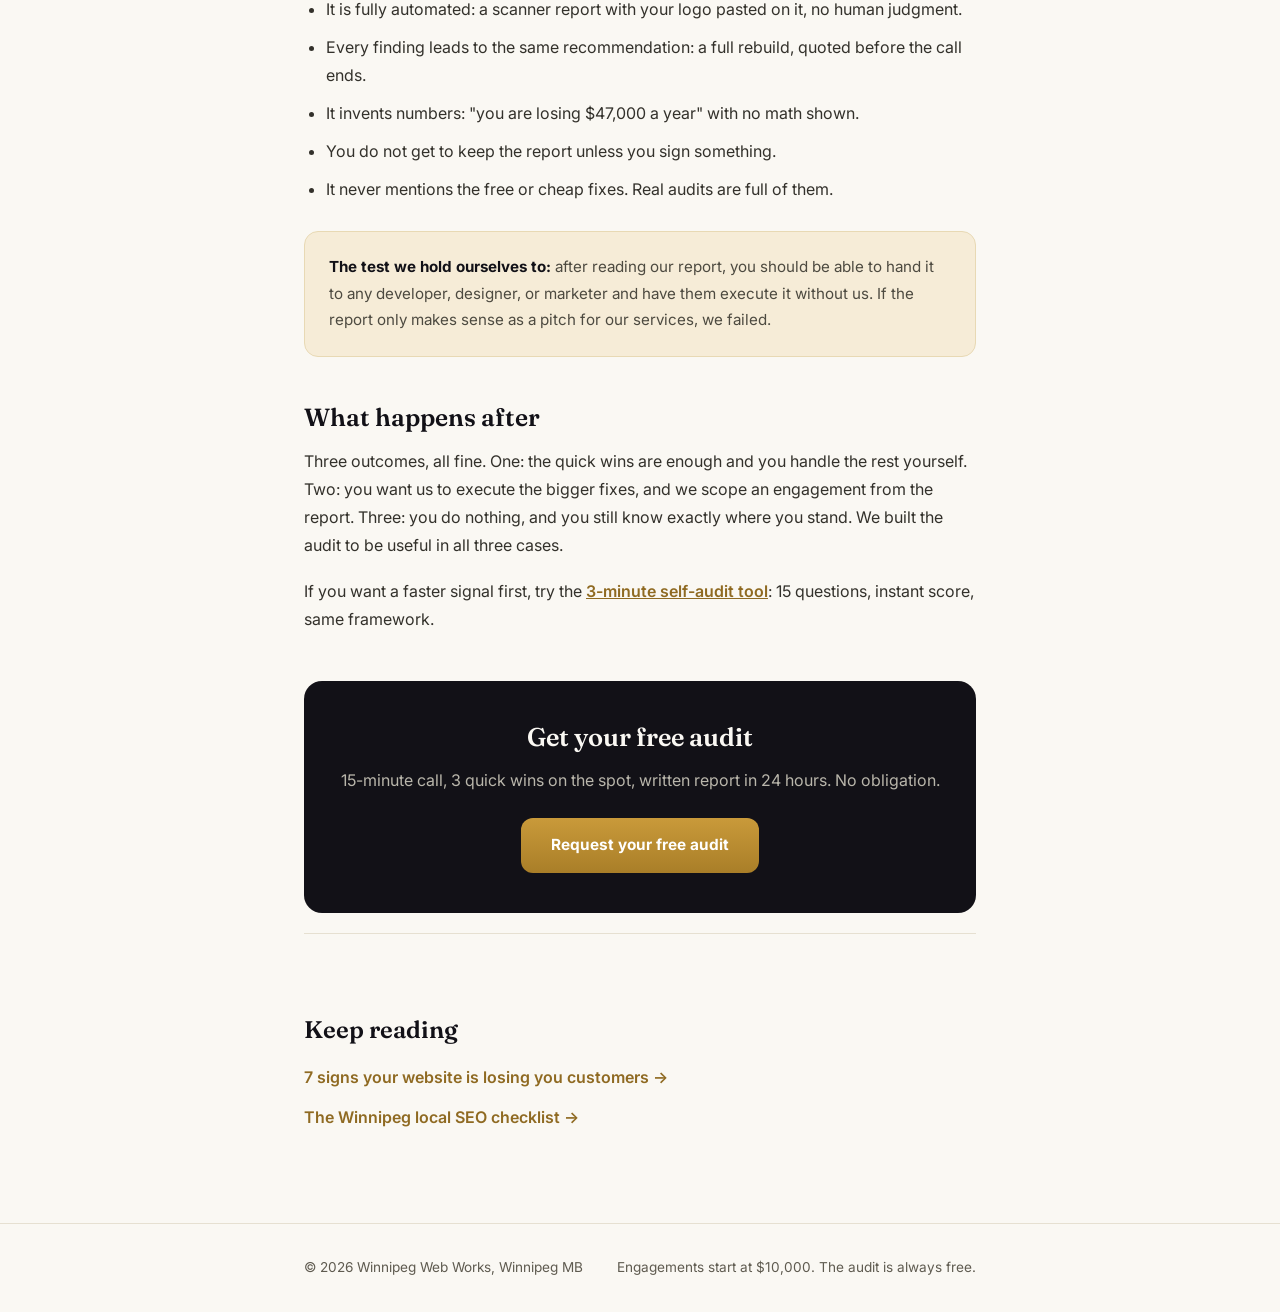
<file: blog/what-is-a-digital-credibility-audit.html>
<!DOCTYPE html>
<html lang="en-CA">
<head>
<meta charset="UTF-8">
<meta name="viewport" content="width=device-width, initial-scale=1.0">
<title>What Is a Digital Credibility Audit? | Winnipeg Web Works</title>
<meta name="description" content="What a real digital credibility audit checks, what the report contains, what it costs (nothing), and how to tell a real audit from a sales pitch with a checklist.">
<link rel="canonical" href="https://winnipeg-web-works.onrender.com/blog/what-is-a-digital-credibility-audit.html">
<meta name="robots" content="index, follow">
<meta property="og:type" content="article">
<meta property="og:url" content="https://winnipeg-web-works.onrender.com/blog/what-is-a-digital-credibility-audit.html">
<meta property="og:title" content="What Is a Digital Credibility Audit?">
<meta property="og:description" content="What we check, what the report contains, and how to tell a real audit from a sales pitch.">
<meta property="og:image" content="https://winnipeg-web-works.onrender.com/og-image.png">
<link rel="icon" type="image/svg+xml" href="/favicon.svg">
<link rel="preconnect" href="https://fonts.googleapis.com">
<link rel="preconnect" href="https://fonts.gstatic.com" crossorigin>
<link href="https://fonts.googleapis.com/css2?family=Fraunces:opsz,wght@9..144,400;9..144,500;9..144,600;9..144,700&family=Inter:wght@400;500;600;700;800&display=swap" rel="stylesheet">
<link rel="stylesheet" href="style.css">
<script type="application/ld+json">
{"@context":"https://schema.org","@type":"Article","headline":"What Is a Digital Credibility Audit?","author":{"@type":"Organization","name":"Winnipeg Web Works"},"datePublished":"2026-10-20","mainEntityOfPage":"https://winnipeg-web-works.onrender.com/blog/what-is-a-digital-credibility-audit.html"}
</script>
</head>
<body>
<a class="skip-link" href="#article">Skip to article</a>
<header class="site">
  <div class="container header-inner">
    <a class="logo" href="../index.html" aria-label="Winnipeg Web Works home"><span class="mark">W</span>Winnipeg <em>Web Works</em></a>
    <a class="back-link" href="index.html">&larr; All field notes</a>
  </div>
</header>
<main>
<article id="article" class="container">
  <p class="crumb"><a href="index.html">Field notes</a> / Audits</p>
  <span class="tag">Audits</span>
  <h1>What is a <em>digital credibility audit?</em></h1>
  <p class="byline">Winnipeg Web Works &middot; 6 min read &middot; Updated October 2026</p>

  <p>"Free audit" is one of the most abused phrases in marketing. Half the time it means a salesperson runs your URL through an automated scanner, reads you the red warnings, and quotes a rebuild. So here is exactly what a real digital credibility audit is, what ours covers, and how to tell the difference.</p>

  <h2>What it is</h2>
  <p>A digital credibility audit is a structured review of everything a customer sees before they decide to trust you: your website, your Google presence, your reviews, and your ongoing marketing. The output is a ranked list of what is costing you customers, ordered by impact, with the evidence for each finding. Not a grade. Not a scare tactic. A punch list.</p>

  <h2>What a real audit checks</h2>
  <div class="check">
    <ul>
      <li><strong>Website:</strong> first-impression clarity, calls to action, page speed on mobile data, mobile usability, stale content, broken links and dead ends.</li>
      <li><strong>Google visibility:</strong> search ranking for your money keywords, map-pack position, Google Business Profile completeness, name/address/phone consistency.</li>
      <li><strong>Reviews and trust:</strong> review count, rating, recency, response rate, and whether proof appears on your own site.</li>
      <li><strong>Marketing:</strong> if you run ads, where the spend is wasted; if you do not, what the cheapest first channel would be.</li>
    </ul>
  </div>

  <h2>What the report contains</h2>
  <p>Our written report has three parts: what we found (with screenshots), what it is costing you (stated plainly, no invented dollar figures), and what to fix first (ranked by impact, with the quick wins separated from the projects). You keep the report whether or not we ever work together. That is the whole point: if the audit were only useful as a sales tool, it would not be worth doing.</p>

  <h2>What it costs</h2>
  <p>Ours costs nothing: a 15-minute call, three quick wins you can use immediately, and the written report within 24 hours. No card, no contract. If your audit turns up nothing worth fixing, we will tell you that too. Paid engagements start at $10,000 and are scoped from what the audit finds, so you only ever pay to fix real, measured problems.</p>

  <h2>How to spot a fake audit</h2>
  <ul>
    <li>It is fully automated: a scanner report with your logo pasted on it, no human judgment.</li>
    <li>Every finding leads to the same recommendation: a full rebuild, quoted before the call ends.</li>
    <li>It invents numbers: "you are losing $47,000 a year" with no math shown.</li>
    <li>You do not get to keep the report unless you sign something.</li>
    <li>It never mentions the free or cheap fixes. Real audits are full of them.</li>
  </ul>

  <div class="callout">
    <p><strong>The test we hold ourselves to:</strong> after reading our report, you should be able to hand it to any developer, designer, or marketer and have them execute it without us. If the report only makes sense as a pitch for our services, we failed.</p>
  </div>

  <h2>What happens after</h2>
  <p>Three outcomes, all fine. One: the quick wins are enough and you handle the rest yourself. Two: you want us to execute the bigger fixes, and we scope an engagement from the report. Three: you do nothing, and you still know exactly where you stand. We built the audit to be useful in all three cases.</p>

  <p>If you want a faster signal first, try the <a href="../audit-tool.html" style="color:var(--gold-deep);font-weight:600">3-minute self-audit tool</a>: 15 questions, instant score, same framework.</p>

  <div class="cta-band">
    <h2>Get your free audit</h2>
    <p>15-minute call, 3 quick wins on the spot, written report in 24 hours. No obligation.</p>
    <a class="btn" href="../index.html#book">Request your free audit</a>
  </div>

  <div class="more">
    <h2>Keep reading</h2>
    <ul>
      <li><a href="signs-your-website-is-losing-customers.html">7 signs your website is losing you customers &rarr;</a></li>
      <li><a href="winnipeg-local-seo-guide.html">The Winnipeg local SEO checklist &rarr;</a></li>
    </ul>
  </div>
</article>
</main>
<footer>
  <div class="container">
    <span>&copy; 2026 Winnipeg Web Works, Winnipeg MB</span>
    <span>Engagements start at $10,000. The audit is always free.</span>
  </div>
</footer>
</body>
</html>
</file>
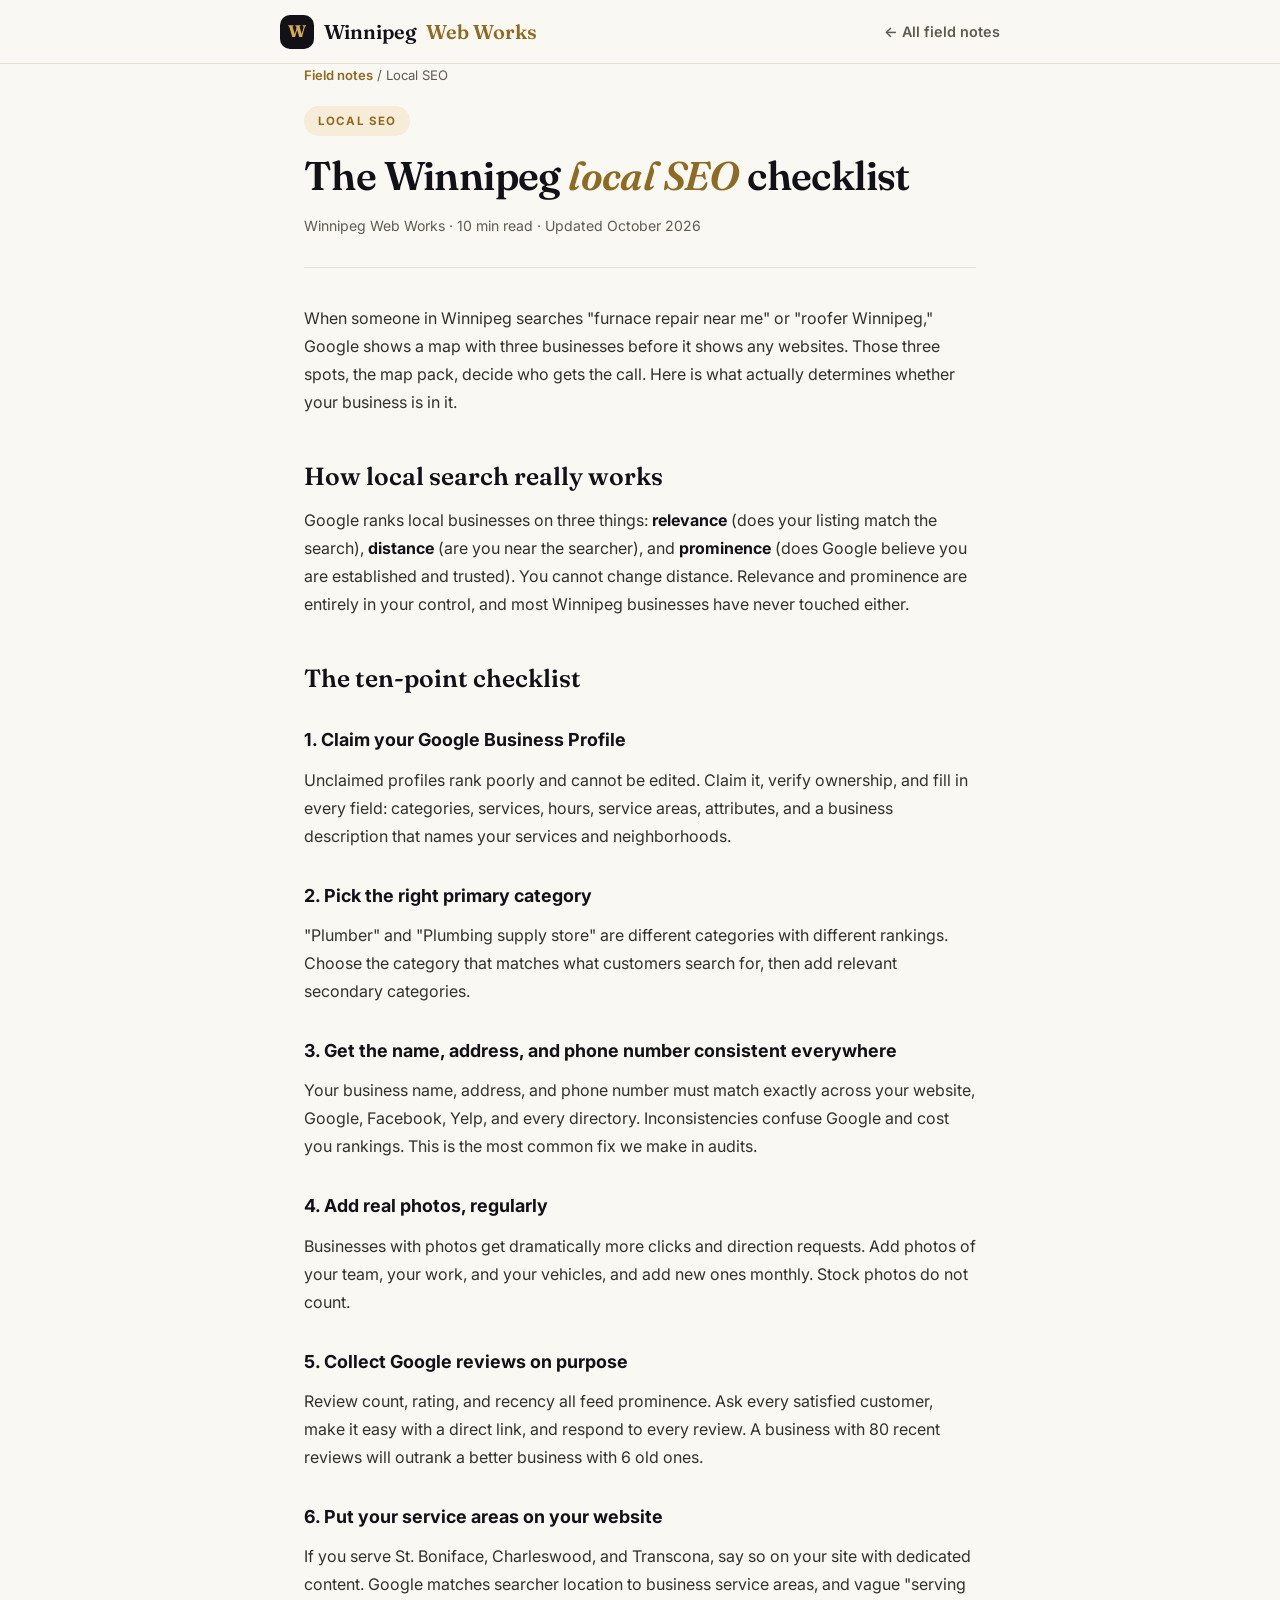
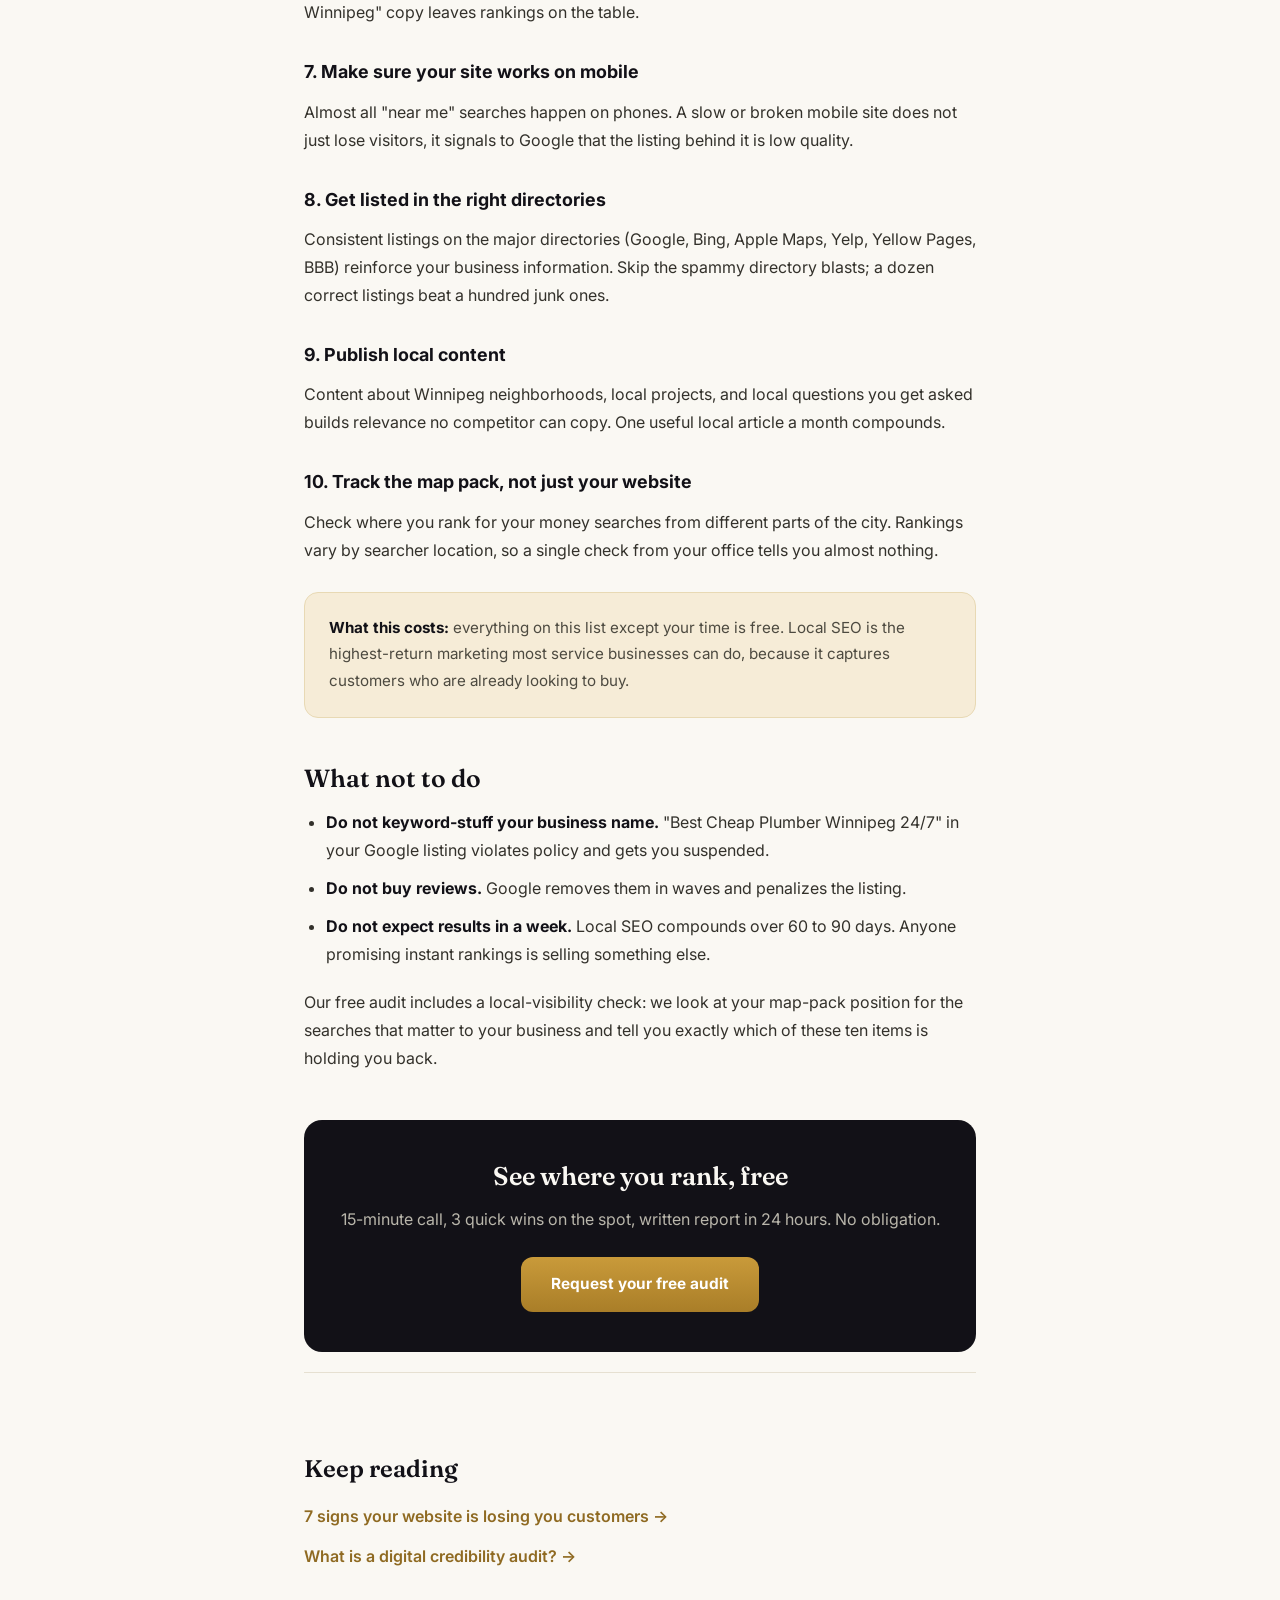
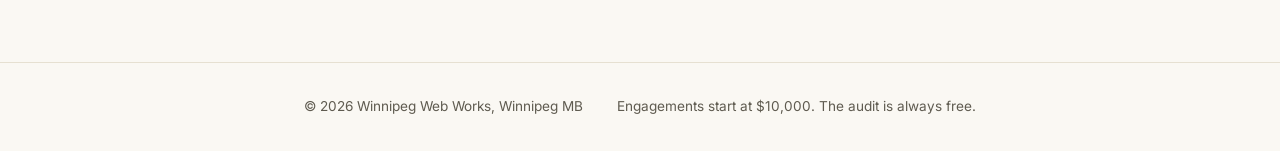
<file: blog/winnipeg-local-seo-guide.html>
<!DOCTYPE html>
<html lang="en-CA">
<head>
<meta charset="UTF-8">
<meta name="viewport" content="width=device-width, initial-scale=1.0">
<title>The Winnipeg Local SEO Checklist | Winnipeg Web Works</title>
<meta name="description" content="How customers in Winnipeg actually find service businesses on Google, and the ten things that decide whether you show up in the map pack.">
<link rel="canonical" href="https://winnipeg-web-works.onrender.com/blog/winnipeg-local-seo-guide.html">
<meta name="robots" content="index, follow">
<meta property="og:type" content="article">
<meta property="og:url" content="https://winnipeg-web-works.onrender.com/blog/winnipeg-local-seo-guide.html">
<meta property="og:title" content="The Winnipeg Local SEO Checklist">
<meta property="og:description" content="The ten things that decide whether your business shows up in the Google map pack.">
<meta property="og:image" content="https://winnipeg-web-works.onrender.com/og-image.png">
<link rel="icon" type="image/svg+xml" href="/favicon.svg">
<link rel="preconnect" href="https://fonts.googleapis.com">
<link rel="preconnect" href="https://fonts.gstatic.com" crossorigin>
<link href="https://fonts.googleapis.com/css2?family=Fraunces:opsz,wght@9..144,400;9..144,500;9..144,600;9..144,700&family=Inter:wght@400;500;600;700;800&display=swap" rel="stylesheet">
<link rel="stylesheet" href="style.css">
<script type="application/ld+json">
{"@context":"https://schema.org","@type":"Article","headline":"The Winnipeg Local SEO Checklist","author":{"@type":"Organization","name":"Winnipeg Web Works"},"datePublished":"2026-10-20","mainEntityOfPage":"https://winnipeg-web-works.onrender.com/blog/winnipeg-local-seo-guide.html"}
</script>
</head>
<body>
<a class="skip-link" href="#article">Skip to article</a>
<header class="site">
  <div class="container header-inner">
    <a class="logo" href="../index.html" aria-label="Winnipeg Web Works home"><span class="mark">W</span>Winnipeg <em>Web Works</em></a>
    <a class="back-link" href="index.html">&larr; All field notes</a>
  </div>
</header>
<main>
<article id="article" class="container">
  <p class="crumb"><a href="index.html">Field notes</a> / Local SEO</p>
  <span class="tag">Local SEO</span>
  <h1>The Winnipeg <em>local SEO</em> checklist</h1>
  <p class="byline">Winnipeg Web Works &middot; 10 min read &middot; Updated October 2026</p>

  <p>When someone in Winnipeg searches "furnace repair near me" or "roofer Winnipeg," Google shows a map with three businesses before it shows any websites. Those three spots, the map pack, decide who gets the call. Here is what actually determines whether your business is in it.</p>

  <h2>How local search really works</h2>
  <p>Google ranks local businesses on three things: <strong>relevance</strong> (does your listing match the search), <strong>distance</strong> (are you near the searcher), and <strong>prominence</strong> (does Google believe you are established and trusted). You cannot change distance. Relevance and prominence are entirely in your control, and most Winnipeg businesses have never touched either.</p>

  <h2>The ten-point checklist</h2>

  <h3>1. Claim your Google Business Profile</h3>
  <p>Unclaimed profiles rank poorly and cannot be edited. Claim it, verify ownership, and fill in every field: categories, services, hours, service areas, attributes, and a business description that names your services and neighborhoods.</p>

  <h3>2. Pick the right primary category</h3>
  <p>"Plumber" and "Plumbing supply store" are different categories with different rankings. Choose the category that matches what customers search for, then add relevant secondary categories.</p>

  <h3>3. Get the name, address, and phone number consistent everywhere</h3>
  <p>Your business name, address, and phone number must match exactly across your website, Google, Facebook, Yelp, and every directory. Inconsistencies confuse Google and cost you rankings. This is the most common fix we make in audits.</p>

  <h3>4. Add real photos, regularly</h3>
  <p>Businesses with photos get dramatically more clicks and direction requests. Add photos of your team, your work, and your vehicles, and add new ones monthly. Stock photos do not count.</p>

  <h3>5. Collect Google reviews on purpose</h3>
  <p>Review count, rating, and recency all feed prominence. Ask every satisfied customer, make it easy with a direct link, and respond to every review. A business with 80 recent reviews will outrank a better business with 6 old ones.</p>

  <h3>6. Put your service areas on your website</h3>
  <p>If you serve St. Boniface, Charleswood, and Transcona, say so on your site with dedicated content. Google matches searcher location to business service areas, and vague "serving Winnipeg" copy leaves rankings on the table.</p>

  <h3>7. Make sure your site works on mobile</h3>
  <p>Almost all "near me" searches happen on phones. A slow or broken mobile site does not just lose visitors, it signals to Google that the listing behind it is low quality.</p>

  <h3>8. Get listed in the right directories</h3>
  <p>Consistent listings on the major directories (Google, Bing, Apple Maps, Yelp, Yellow Pages, BBB) reinforce your business information. Skip the spammy directory blasts; a dozen correct listings beat a hundred junk ones.</p>

  <h3>9. Publish local content</h3>
  <p>Content about Winnipeg neighborhoods, local projects, and local questions you get asked builds relevance no competitor can copy. One useful local article a month compounds.</p>

  <h3>10. Track the map pack, not just your website</h3>
  <p>Check where you rank for your money searches from different parts of the city. Rankings vary by searcher location, so a single check from your office tells you almost nothing.</p>

  <div class="callout">
    <p><strong>What this costs:</strong> everything on this list except your time is free. Local SEO is the highest-return marketing most service businesses can do, because it captures customers who are already looking to buy.</p>
  </div>

  <h2>What not to do</h2>
  <ul>
    <li><strong>Do not keyword-stuff your business name.</strong> "Best Cheap Plumber Winnipeg 24/7" in your Google listing violates policy and gets you suspended.</li>
    <li><strong>Do not buy reviews.</strong> Google removes them in waves and penalizes the listing.</li>
    <li><strong>Do not expect results in a week.</strong> Local SEO compounds over 60 to 90 days. Anyone promising instant rankings is selling something else.</li>
  </ul>

  <p>Our free audit includes a local-visibility check: we look at your map-pack position for the searches that matter to your business and tell you exactly which of these ten items is holding you back.</p>

  <div class="cta-band">
    <h2>See where you rank, free</h2>
    <p>15-minute call, 3 quick wins on the spot, written report in 24 hours. No obligation.</p>
    <a class="btn" href="../index.html#book">Request your free audit</a>
  </div>

  <div class="more">
    <h2>Keep reading</h2>
    <ul>
      <li><a href="signs-your-website-is-losing-customers.html">7 signs your website is losing you customers &rarr;</a></li>
      <li><a href="what-is-a-digital-credibility-audit.html">What is a digital credibility audit? &rarr;</a></li>
    </ul>
  </div>
</article>
</main>
<footer>
  <div class="container">
    <span>&copy; 2026 Winnipeg Web Works, Winnipeg MB</span>
    <span>Engagements start at $10,000. The audit is always free.</span>
  </div>
</footer>
</body>
</html>
</file>
<file: blog/style.css>
/* Shared article styles for the Winnipeg Web Works blog */
:root{
  --ink:#121117; --paper:#faf8f3; --paper-soft:#f2eee4; --card:#ffffff;
  --line:#e6e0d1; --text-dim:#5f5b50;
  --gold:#b8862f; --gold-deep:#8f6a22; --gold-soft:#f6ecd7; --gold-bright:#d9ab4e;
  --radius:18px; --shadow-md:0 18px 38px -16px rgba(18,17,23,.16);
  --font-display:"Fraunces",Georgia,serif;
  --font-body:"Inter",-apple-system,BlinkMacSystemFont,"Segoe UI",Roboto,sans-serif;
}
*{margin:0;padding:0;box-sizing:border-box}
body{font-family:var(--font-body);color:var(--ink);background:var(--paper);line-height:1.75;-webkit-font-smoothing:antialiased}
.container{max-width:720px;margin:0 auto;padding:0 24px}
a{color:inherit}
.skip-link{position:absolute;left:-9999px;top:0;background:var(--ink);color:#fff;padding:12px 20px;z-index:200;border-radius:0 0 10px 0;font-weight:600}
.skip-link:focus{left:0}
:focus-visible{outline:3px solid var(--gold);outline-offset:3px;border-radius:4px}

header.site{position:sticky;top:0;z-index:60;background:rgba(250,248,243,.9);backdrop-filter:blur(14px);border-bottom:1px solid var(--line)}
.header-inner{display:flex;justify-content:space-between;align-items:center;padding:14px 0}
.logo{font-family:var(--font-display);font-size:1.25rem;font-weight:600;text-decoration:none;display:flex;align-items:center;gap:10px}
.logo .mark{width:34px;height:34px;border-radius:10px;background:var(--ink);color:var(--gold-bright);display:flex;align-items:center;justify-content:center;font-weight:700;font-size:1.05rem;font-family:var(--font-display)}
.logo em{font-style:normal;color:var(--gold-deep)}
.back-link{font-size:.9rem;font-weight:600;color:var(--text-dim);text-decoration:none}
.back-link:hover{color:var(--ink)}

article{padding:56px 0 40px}
.crumb{font-size:.82rem;color:var(--text-dim);margin-bottom:18px}
.crumb a{color:var(--gold-deep);font-weight:600;text-decoration:none}
.tag{display:inline-block;font-size:.72rem;font-weight:700;text-transform:uppercase;letter-spacing:.1em;color:var(--gold-deep);background:var(--gold-soft);border-radius:999px;padding:5px 14px;margin-bottom:16px}
article h1{font-family:var(--font-display);font-size:2.5rem;font-weight:600;letter-spacing:-.015em;line-height:1.2;margin-bottom:14px}
article h1 em{font-style:italic;color:var(--gold-deep)}
.byline{font-size:.88rem;color:var(--text-dim);margin-bottom:36px;padding-bottom:28px;border-bottom:1px solid var(--line)}
article h2{font-family:var(--font-display);font-size:1.55rem;font-weight:600;margin:44px 0 14px;line-height:1.3}
article h3{font-size:1.12rem;font-weight:700;margin:30px 0 10px}
article p{margin-bottom:18px;color:#33312b}
article ul,article ol{margin:0 0 20px 22px;color:#33312b}
article li{margin-bottom:10px}
article strong{color:var(--ink)}
.callout{background:var(--gold-soft);border:1px solid #e8d9b4;border-radius:14px;padding:22px 24px;margin:28px 0}
.callout p{margin-bottom:0;font-size:.95rem;color:#4d4a40}
.check{background:var(--card);border:1px solid var(--line);border-radius:14px;padding:22px 24px;margin:24px 0}
.check li{list-style:none;margin-bottom:12px;padding-left:30px;position:relative}
.check li::before{content:"\2713";position:absolute;left:0;color:var(--gold-deep);font-weight:800}
.cta-band{background:var(--ink);color:var(--paper);border-radius:var(--radius);padding:40px 36px;text-align:center;margin:48px 0 20px}
.cta-band h2{color:var(--paper);font-size:1.6rem;margin:0 0 12px}
.cta-band p{color:#b9b6ab;margin-bottom:24px}
.btn{display:inline-flex;align-items:center;justify-content:center;background:linear-gradient(180deg,#c99a3a,#a97e28);color:#fff;padding:14px 30px;border-radius:12px;font-weight:700;text-decoration:none;font-size:.96rem;border:none;cursor:pointer;font-family:var(--font-body)}
.btn:hover{filter:brightness(1.06)}
.more{border-top:1px solid var(--line);padding:36px 0 80px}
.more h2{font-family:var(--font-display);font-size:1.5rem;margin-bottom:18px}
.more ul{list-style:none;margin:0}
.more li{margin-bottom:12px}
.more a{color:var(--gold-deep);font-weight:600;text-decoration:none}
.more a:hover{text-decoration:underline}
footer{border-top:1px solid var(--line);padding:32px 0;color:var(--text-dim);font-size:.85rem}
footer .container{display:flex;justify-content:space-between;gap:16px;flex-wrap:wrap}
@media(max-width:600px){article h1{font-size:1.9rem}article{padding:40px 0 30px}}
@media(prefers-reduced-motion:reduce){html{scroll-behavior:auto}}
</file>
